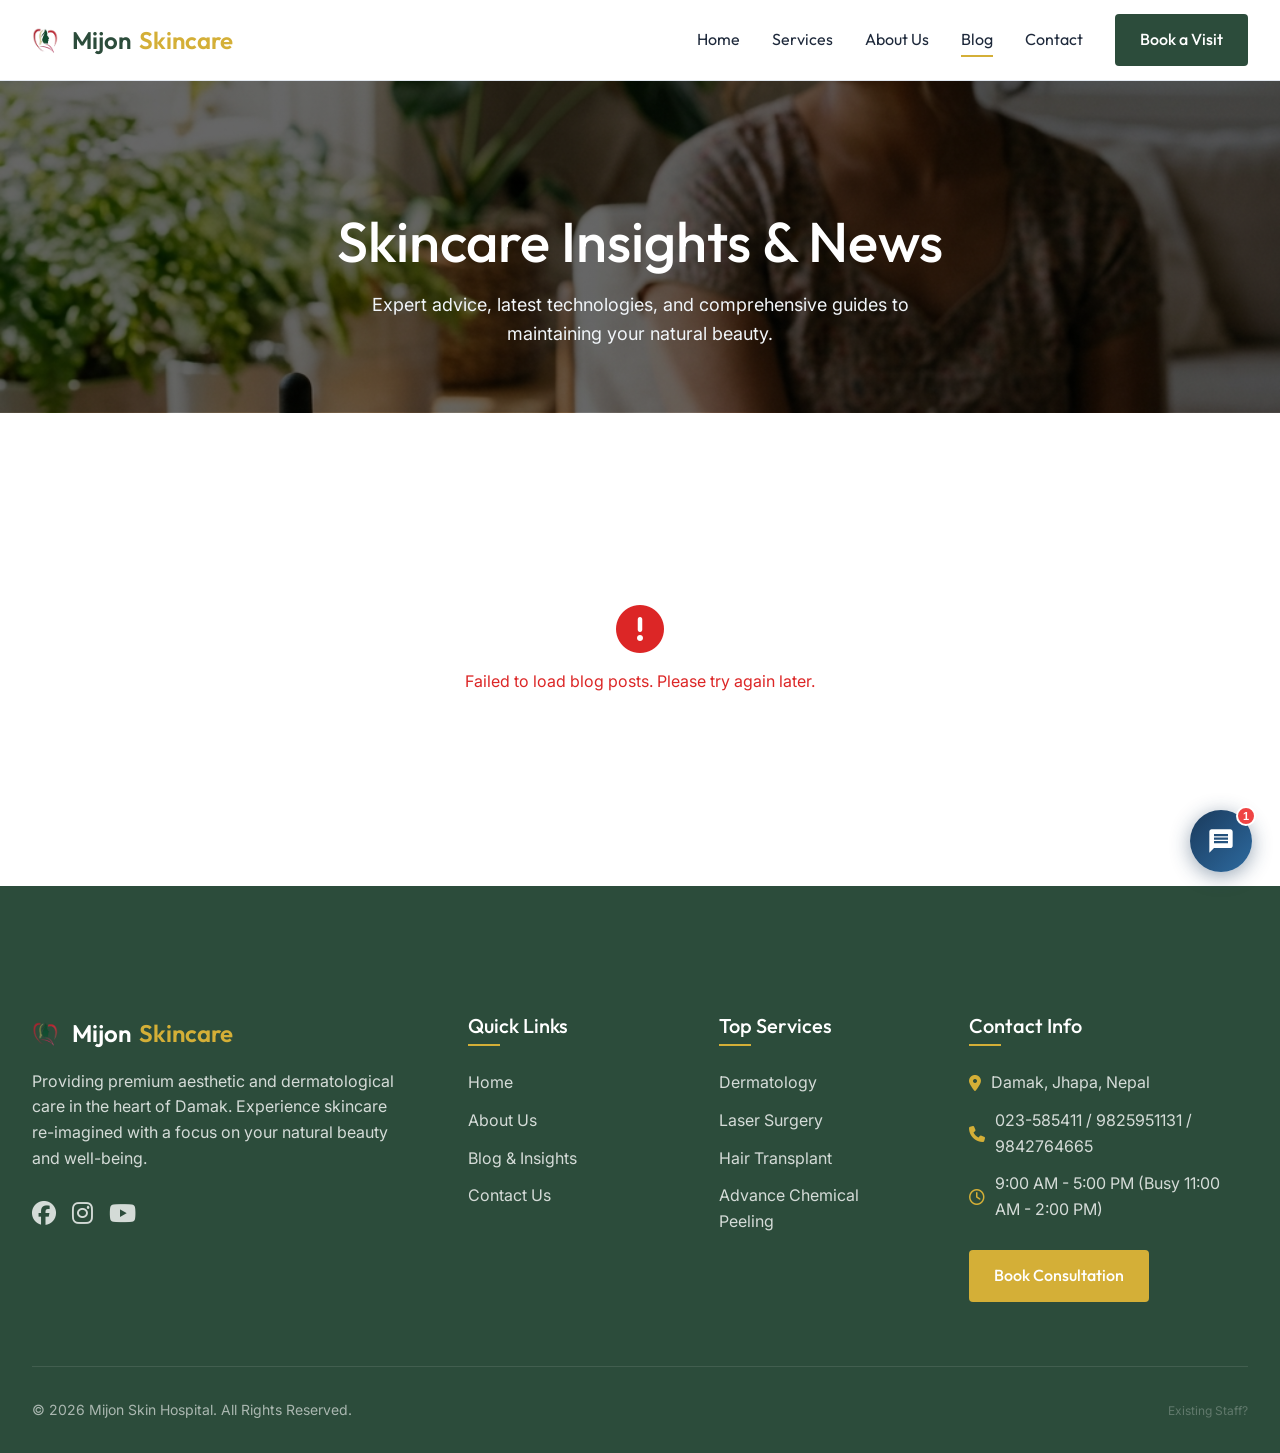
<file: blog.html>
<!DOCTYPE html>
<html lang="en">
<head>
    <meta charset="UTF-8">
    <meta name="viewport" content="width=device-width, initial-scale=1.0">
    <title>Skincare Blog & Insights - Mijon Skin Hospital | Dermatology News</title>
    <meta name="description" content="Read our latest insights on dermatology, laser treatments, anti-aging, and maintaining optimal skin health. Authored by the best dermatologists in Damak, Jhapa.">
    <meta name="keywords" content="Mijon clinic blog, skincare tips, dermatology news Nepal, acne advice, anti-aging secrets, laser aftercare, Mijon Skin Clinic, Mijon Skin Hospital, Mijon Skin & Plastic Surgery Hospital, best skin hospital in Damak, top dermatologist in Jhapa, skincare clinic near me, Birtamode dermatologist, Urlabari skin care, Koshi Province skin hospital, free skin consultation Damak, best plastic surgeon Nepal, cosmetic surgeon Jhapa, laser hair removal near me, laser surgery, acne treatment clinic, pimple marks removal, acne scars laser, eczema treatment, allergy doctor, fungal infection cure, psoriasis treatment near me, best clinic for melasma, pigmentation removal, dark spot treatment Damak, anti-aging clinic, wrinkle treatment, botox injections Damak, dermal fillers near me, advance chemical peeling clinic, glycolic peel, salicylic peel, carbon laser facial, carbon peeling Damak, Hollywood facial, advance skin cleansing, hydrafacial near me, deep pore cleansing, PRF therapy, PRP treatment for hair loss, hair transplant surgery Nepal, best hair transplant clinic Jhapa, scalp treatment, cosmetic expert consultation, aesthetician Damak, microneedling, skin rejuvenation, glowing skin treatment, mole removal clinic, wart removal, birth mark removal laser, skin whitening treatment, safe skin care hospital, experienced skin specialist Damak, Nepal skin care">
    <meta name="author" content="Mijon Skin Hospital">
    
    <!-- Geo Location Tags -->
    <meta name="geo.region" content="NP-1">
    <meta name="geo.placename" content="Damak">
    <meta name="geo.position" content="26.6644;87.6766">
    <meta name="ICBM" content="26.6644, 87.6766">

    <!-- Open Graph & Social Cards -->
    <link rel="canonical" href="https://mijonskinhospital.com/blog.html">
    <meta name="robots" content="index, follow">
    <meta property="og:title" content="Skincare Blog & Insights - Mijon Skin Hospital | Dermatology News">
    <meta property="og:site_name" content="Mijon Skin Hospital - Best skin hospital in Damak, Jhapa">
    <meta property="og:description" content="Read our latest insights on dermatology, laser treatments, anti-aging, and maintaining optimal skin health.">
    <meta property="og:image" content="https://mijonskinhospital.com/images/favicon.png">
    <meta property="og:url" content="https://mijonskinhospital.com/blog.html">
    <meta property="og:type" content="website">
    <meta property="og:locality" content="Damak">
    <meta property="og:region" content="Jhapa">
    <meta property="og:country-name" content="Nepal">
    <meta name="twitter:card" content="summary_large_image">
    <meta name="twitter:title" content="Skincare Blog & Insights - Mijon Skin Hospital">
    <meta name="twitter:description" content="Read our latest insights on dermatology, laser treatments, anti-aging, and maintaining optimal skin health.">
    <meta name="twitter:image" content="https://mijonskinhospital.com/images/favicon.png">

    <!-- Structured Data (JSON-LD) for Local SEO -->
    <script type="application/ld+json">
    {
      "@context": "https://schema.org",
      "@type": "MedicalClinic",
      "name": "Mijon Skin & Plastic Surgery Hospital Pvt. Ltd.",
      "alternateName": "Mijon Skin Hospital",
      "image": "https://mijonskinhospital.com/images/favicon.png",
      "@id": "https://mijonskinhospital.com",
      "url": "https://mijonskinhospital.com",
      "telephone": "+9779825951131",
      "address": {
        "@type": "PostalAddress",
        "streetAddress": "Main Road",
        "addressLocality": "Damak",
        "addressRegion": "Jhapa",
        "postalCode": "57217",
        "addressCountry": "NP"
      },
      "geo": {
        "@type": "GeoCoordinates",
        "latitude": 26.6644,
        "longitude": 87.6766
      },
      "openingHoursSpecification": {
        "@type": "OpeningHoursSpecification",
        "dayOfWeek": [
          "Monday", "Tuesday", "Wednesday", "Thursday", "Friday", "Saturday", "Sunday"
        ],
        "opens": "09:00",
        "closes": "17:00"
      },
      "medicalSpecialty": [
        "Dermatologic",
        "PlasticSurgery"
      ]
    }
    </script>
    <link rel="icon" type="image/png" href="images/favicon.png">
    <link rel="preconnect" href="https://fonts.googleapis.com">
    <link rel="preconnect" href="https://fonts.gstatic.com" crossorigin>
    <link href="https://fonts.googleapis.com/css2?family=Inter:wght@300;400;500;600&family=Outfit:wght@300;400;500;600;700&display=swap" rel="stylesheet">
    <link rel="stylesheet" href="https://cdnjs.cloudflare.com/ajax/libs/font-awesome/6.4.0/css/all.min.css">
    <link rel="stylesheet" href="css/style.css">
    <style>
        .blog-post {
            background: var(--color-white);
            border-radius: 12px;
            overflow: hidden;
            box-shadow: var(--shadow-md);
            margin-bottom: var(--space-xl);
            display: flex;
            flex-direction: column;
            border: 1px solid var(--color-border);
        }
        @media (min-width: 1024px) {
            .blog-post {
                flex-direction: row;
            }
            .blog-post.reverse {
                flex-direction: row-reverse;
            }
        }
        .blog-img-wrapper {
            width: 100%;
            height: 300px;
            overflow: hidden !important; 
            display: flex;
            align-items: center;
            justify-content: center;
            background: #000;
            position: relative;
        }
        @media (min-width: 1024px) {
            .blog-img-wrapper {
                width: 45%;
                height: auto;
                min-height: 400px;
            }
        }
        .blog-img {
            width: 100%;
            height: 100%;
            object-fit: cover;
        }
        .blog-img-wrapper iframe, 
        .blog-img-wrapper blockquote, 
        .blog-img-wrapper video {
            width: 100% !important;
            height: 100% !important;
            min-height: 400px;
            border: none;
            margin: 0 !important;
            display: block;
        }
        /* Specific height for TikTok to avoid letterboxing */
        .blog-img-wrapper iframe[src*="tiktok.com"] {
            min-height: 580px;
        }
        .blog-content {
            padding: 2.5rem;
            width: 100%;
        }
        @media (min-width: 1024px) {
            .blog-content {
                width: 55%;
                display: flex;
                flex-direction: column;
                justify-content: center;
            }
        }
        .blog-meta {
            display: flex;
            gap: 1.5rem;
            color: var(--color-text-muted);
            font-size: 0.9rem;
            margin-bottom: 1rem;
            text-transform: uppercase;
            letter-spacing: 1px;
            font-weight: 500;
        }
        .blog-title {
            font-size: 2rem;
            color: var(--color-primary);
            margin-bottom: 1.5rem;
            line-height: 1.3;
        }
        .blog-text p {
            margin-bottom: 1rem;
            color: var(--color-text-dark);
            line-height: 1.8;
        }
        .blog-text h3 {
            font-size: 1.3rem;
            color: var(--color-primary);
            margin-top: 2rem;
            margin-bottom: 1rem;
        }
        .blog-text ul {
            list-style: disc;
            padding-left: 2rem;
            margin-bottom: 1rem;
            color: var(--color-text-dark);
        }
        .blog-text li {
            margin-bottom: 0.5rem;
        }
    </style>
</head>
<body>
    <!-- Header Navigation -->
    <header class="header">
        <div class="container nav flex items-center justify-between">
            <a href="index.html" class="logo">
                <img src="images/favicon.png" alt="Mijon logo" class="logo-icon"> Mijon <span>Skincare</span>
            </a>
            <nav class="nav-links">
                <a href="index.html" class="nav-link">Home</a>
                <a href="services.html" class="nav-link">Services</a>
                <a href="about.html" class="nav-link">About Us</a>
                <a href="blog.html" class="nav-link active">Blog</a>
                <a href="contact.html" class="nav-link">Contact</a>
                <a href="book.html" class="btn btn-primary">Book a Visit</a>
            </nav>
            <button class="mobile-menu-btn" aria-label="Toggle menu">
                <i class="fa-solid fa-bars fa-xl"></i>
            </button>
        </div>
    </header>

    <!-- Mobile Menu -->
    <div class="mobile-menu">
        <a href="index.html" class="nav-link">Home</a>
        <a href="services.html" class="nav-link">Services</a>
        <a href="about.html" class="nav-link">About Us</a>
        <a href="blog.html" class="nav-link active">Blog</a>
        <a href="contact.html" class="nav-link">Contact</a>
        <a href="book.html" class="btn btn-primary" style="text-align: center;">Book a Visit</a>
    </div>

    <!-- Main Content -->
    <main>
        <div class="header-spacer"></div>
        
        <section class="page-header" style="background-image: linear-gradient(rgba(0,0,0,0.6), rgba(0,0,0,0.6)), url('images/blog_header_1775591607923.png'); background-size: cover; background-position: center; border-bottom: none;">
            <div class="container animate-on-scroll fade-in-up">
                <h1 style="color: white;">Skincare Insights & News</h1>
                <p style="color: #f1f5f9;">Expert advice, latest technologies, and comprehensive guides to maintaining your natural beauty.</p>
            </div>
        </section>

        <section class="section">
            <div class="container">
                
                <div id="blog-container">
                    <div style="text-align: center; padding: 4rem;">
                        <i class="fa-solid fa-circle-notch fa-spin" style="font-size: 3rem; color: var(--color-accent); margin-bottom: 1rem;"></i>
                        <p style="color: var(--color-text-muted);">Loading latest insights...</p>
                    </div>
                </div>

            </div>
        </section>
    </main>

    <!-- Global Footer -->
    <footer class="footer">
        <!-- Exact same global footer -->
        <div class="container">
            <div class="footer-grid">
                <div class="footer-col">
                    <a href="index.html" class="logo" style="color: white; margin-bottom: 1rem; display: inline-flex;">
                        <img src="images/favicon.png" alt="Mijon logo" class="logo-icon"> Mijon <span style="color: var(--color-accent);">Skincare</span>
                    </a>
                    <p>Providing premium aesthetic and dermatological care in the heart of Damak. Experience skincare re-imagined with a focus on your natural beauty and well-being.</p>
                    <div class="flex gap-sm" style="margin-top: 1.5rem;">
                        <a href="#" style="font-size: 1.5rem; color: rgba(255,255,255,0.8);"><i class="fa-brands fa-facebook"></i></a>
                        <a href="#" style="font-size: 1.5rem; color: rgba(255,255,255,0.8);"><i class="fa-brands fa-instagram"></i></a>
                        <a href="#" style="font-size: 1.5rem; color: rgba(255,255,255,0.8);"><i class="fa-brands fa-youtube"></i></a>
                    </div>
                </div>
                
                <div class="footer-col">
                    <h4>Quick Links</h4>
                    <ul class="footer-links">
                        <li><a href="index.html">Home</a></li>
                        <li><a href="about.html">About Us</a></li>
                        <li><a href="blog.html">Blog & Insights</a></li>
                        <li><a href="contact.html">Contact Us</a></li>
                    </ul>
                </div>
                
                <div class="footer-col">
                    <h4>Top Services</h4>
                    <ul class="footer-links">
                        <li><a href="services.html">Dermatology</a></li>
                        <li><a href="services.html">Laser Surgery</a></li>
                        <li><a href="services.html">Hair Transplant</a></li>
                        <li><a href="services.html">Advance Chemical Peeling</a></li>
                    </ul>
                </div>
                
                <div class="footer-col">
                    <h4>Contact Info</h4>
                    <ul class="footer-links">
                        <li style="display: flex; gap: 10px; color: rgba(255,255,255,0.8); align-items: flex-start;">
                            <i class="fa-solid fa-location-dot" style="margin-top: 5px; color: var(--color-accent);"></i>
                            Damak, Jhapa, Nepal
                        </li>
                        <li style="display: flex; gap: 10px; color: rgba(255,255,255,0.8); align-items: center;">
                            <i class="fa-solid fa-phone" style="color: var(--color-accent);"></i>
                            023-585411 / 9825951131 / 9842764665
                        </li>
                        <li style="display: flex; gap: 10px; color: rgba(255,255,255,0.8); align-items: center;">
                            <i class="fa-regular fa-clock" style="color: var(--color-accent);"></i>
                            9:00 AM - 5:00 PM (Busy 11:00 AM - 2:00 PM)
                        </li>
                    </ul>
                    <a href="book.html" class="btn btn-accent" style="margin-top: 1rem;">Book Consultation</a>
                </div>
            </div>
            
            <div class="footer-bottom" style="display: flex; justify-content: space-between; align-items: center;">
                <p>&copy; 2026 Mijon Skin Hospital. All Rights Reserved.</p>
                <a href="admin.php" style="color: rgba(255,255,255,0.25); font-size: 0.75rem; text-decoration: none; transition: color 0.3s;">Existing Staff?</a>
            </div>
        </div>
    </footer>

    <!-- Scripts -->
    <script src="js/main.js"></script>
    <script>
        document.addEventListener('DOMContentLoaded', async () => {
            const container = document.getElementById('blog-container');
            
            try {
                const response = await fetch('api/get_blogs.php');
                if (!response.ok) throw new Error('Network response was not ok');
                const blogs = await response.json();
                
                if (blogs.length === 0) {
                    container.innerHTML = '<div style="text-align: center; padding: 4rem; color: var(--color-text-muted);"><i class="fa-solid fa-newspaper" style="font-size: 3rem; color: #D1D5DB; margin-bottom: 1rem; display:block;"></i>No blog posts available yet.</div>';
                    return;
                }

                container.innerHTML = '';
                
                blogs.forEach((blog, index) => {
                    const article = document.createElement('article');
                    article.className = `blog-post animate-on-scroll fade-in-up ${blog.reverse ? 'reverse' : ''}`;
                    // Trigger animation manually since they are added dynamically
                    setTimeout(() => article.classList.add('visible'), 50 * index);

                    let mediaHtml = '';
                    if (blog.mediaType === 'embed') {
                        mediaHtml = blog.image;
                    } else if (blog.mediaType === 'video') {
                        mediaHtml = `<video src="${blog.image}" class="blog-img" autoplay muted loop playsinline controls style="object-fit:cover;"></video>`;
                    } else {
                        mediaHtml = `<img src="${blog.image}" class="blog-img" alt="${blog.title}">`;
                    }
                    
                    // Enhancement for embedded media (TikTok/YouTube)
                    if (blog.mediaType === 'embed') {
                        // Force scrolling="no" for clean glassmorphism integration
                        if (!mediaHtml.includes('scrolling=')) {
                            mediaHtml = mediaHtml.replace('<iframe', '<iframe scrolling="no"');
                        }
                        // Force TikTok looping and autoplay parameters for older existing posts
                        if (mediaHtml.includes('tiktok.com/')) {
                            // Convert embed/v2 to player/v1 if present
                            mediaHtml = mediaHtml.replace('tiktok.com/embed/v2/', 'tiktok.com/player/v1/');
                            
                            if (!mediaHtml.includes('loop=1')) {
                                // Handle both cases: with and without existing query parameters
                                if (mediaHtml.includes('?')) {
                                    mediaHtml = mediaHtml.replace(/\?/, '?loop=1&autoplay=1&muted=1&rel=0&');
                                } else {
                                    mediaHtml = mediaHtml.replace(/"$/, '?loop=1&autoplay=1&muted=1&rel=0"');
                                }
                            }
                        }
                    }

                    article.innerHTML = `
                        <div class="blog-img-wrapper">
                            ${mediaHtml}
                        </div>
                        <div class="blog-content">
                            <div class="blog-meta">
                                <span><i class="fa-regular fa-calendar" style="color: var(--color-accent); margin-right: 5px;"></i> ${blog.date}</span>
                                <span><i class="fa-solid fa-tag" style="color: var(--color-accent); margin-right: 5px;"></i> ${blog.tag}</span>
                            </div>
                            <h2 class="blog-title">${blog.title}</h2>
                            <div class="blog-text">
                                ${blog.content}
                            </div>
                        </div>
                    `;
                    container.appendChild(article);
                });
                
            } catch (error) {
                console.error('Error fetching blogs:', error);
                container.innerHTML = '<div style="text-align: center; padding: 4rem; color: #DC2626;"><i class="fa-solid fa-circle-exclamation" style="font-size: 3rem; margin-bottom: 1rem; display:block;"></i>Failed to load blog posts. Please try again later.</div>';
            }
        });
    </script>

    <!-- Chatbot Widget -->
    <link rel="stylesheet" href="css/chatbot.css">
    <script src="js/chatbot.js"></script>
</body>
</html>
</file>
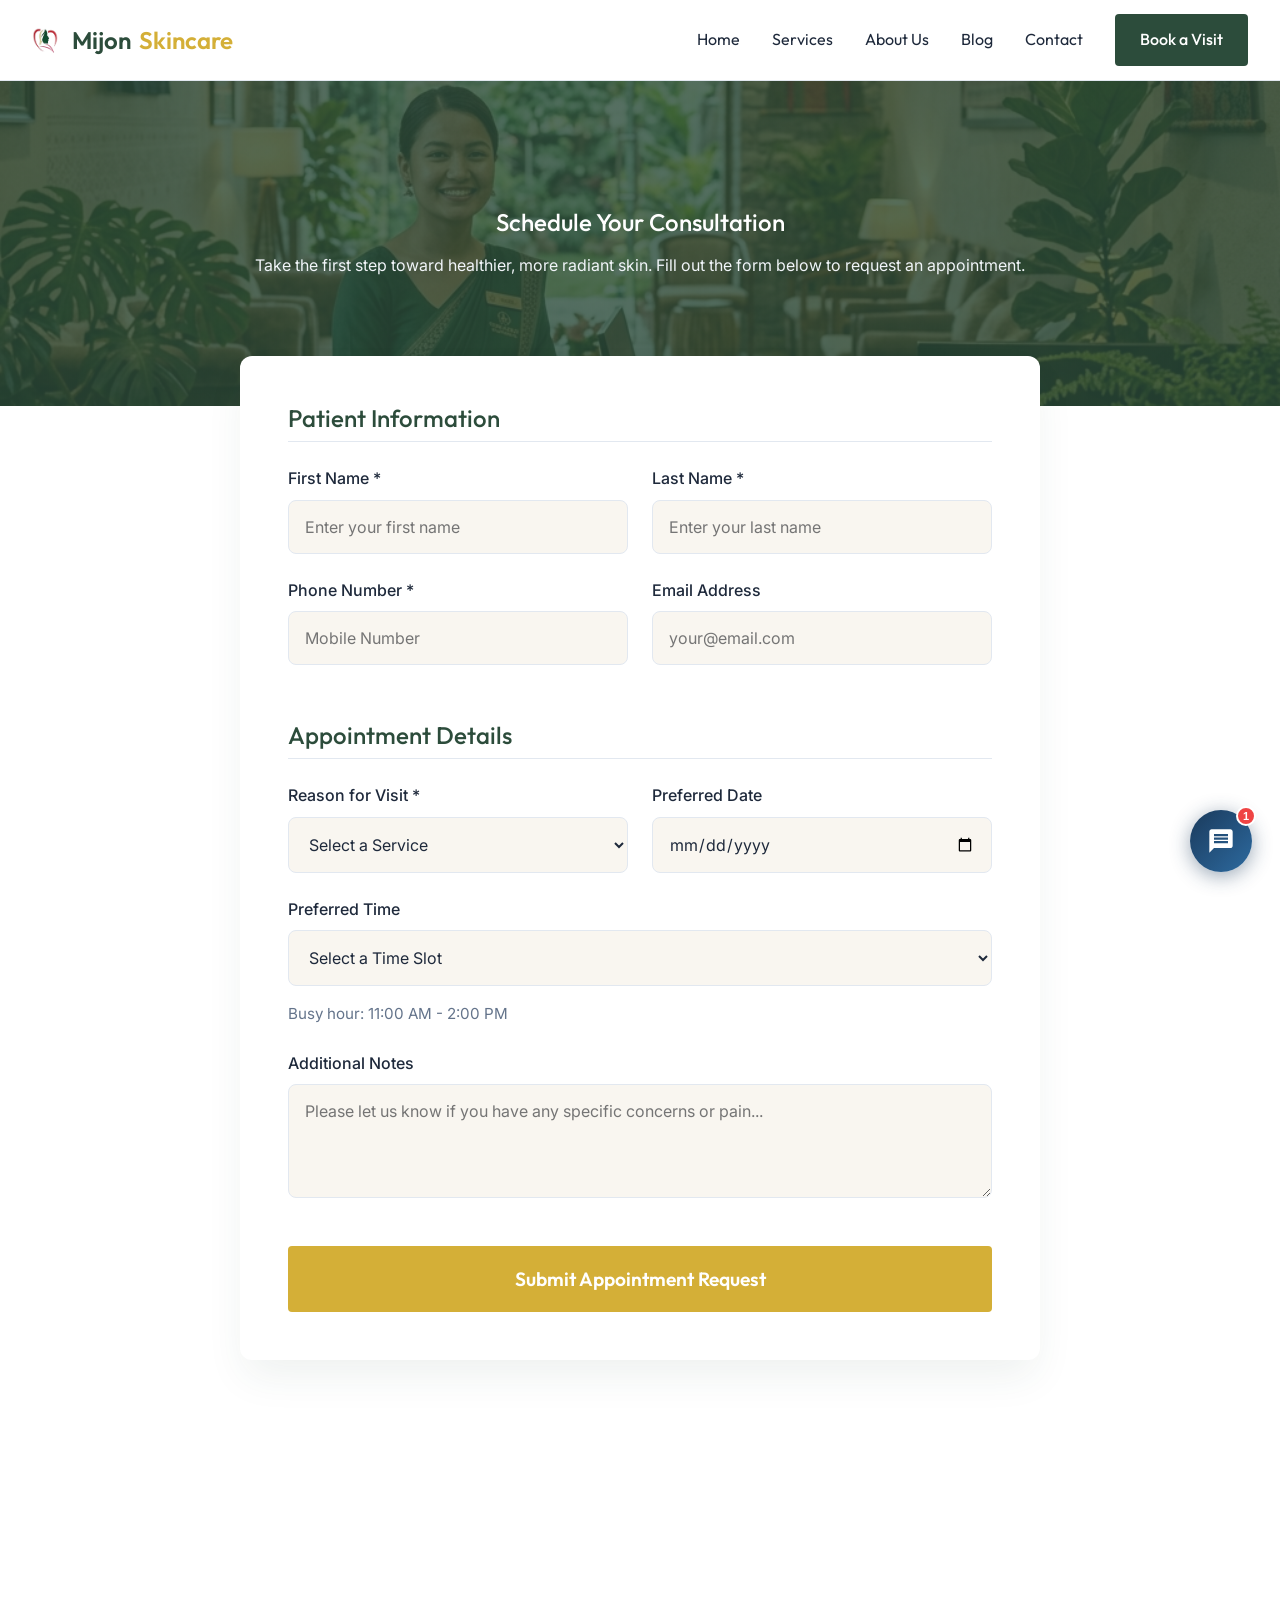
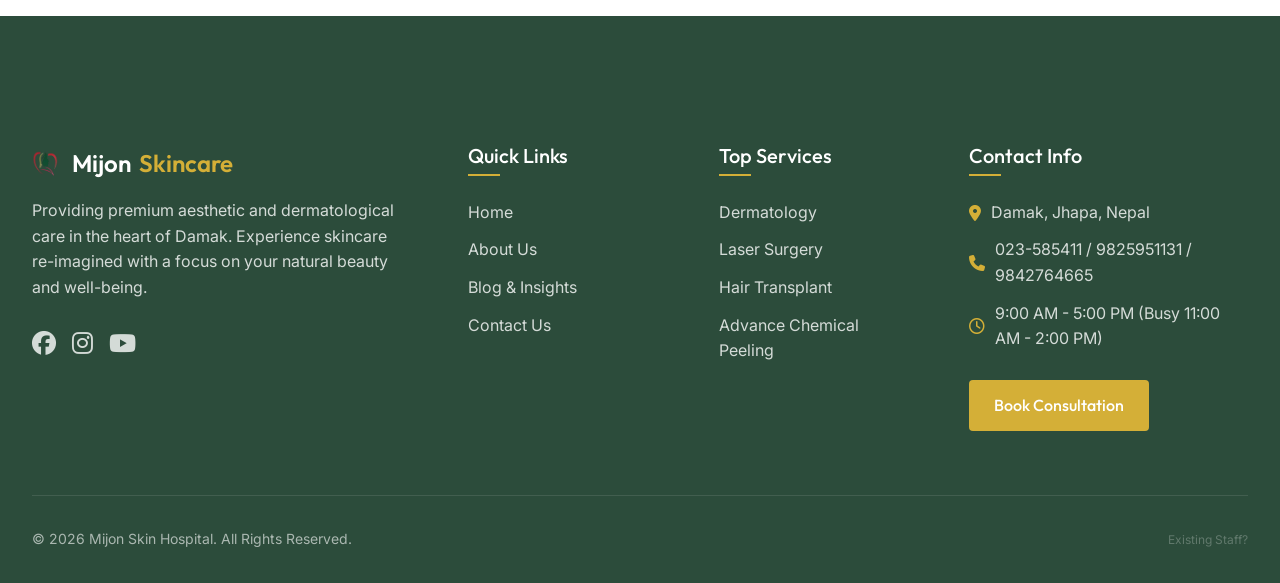
<file: book.html>
﻿<!DOCTYPE html>
<html lang="en">

<head>
    <meta charset="UTF-8">
    <meta name="viewport" content="width=device-width, initial-scale=1.0">
    <title>Book a Consultation - Mijon Skin Hospital | Best Skin Doctor Damak</title>
    <meta name="description" content="Schedule your aesthetic consultation, hair transplant, or dermatology appointment at Mijon Skin Hospital in Damak. Premium care by experienced specialists awaits you.">
    <meta name="keywords" content="book skin doctor Damak, schedule dermatology appointment, Mijon clinic booking, online appointment skin clinic Nepal, Mijon Skin Clinic, Mijon Skin Hospital, Mijon Skin & Plastic Surgery Hospital, best skin hospital in Damak, top dermatologist in Jhapa, skincare clinic near me, Birtamode dermatologist, Urlabari skin care, Koshi Province skin hospital, free skin consultation Damak, best plastic surgeon Nepal, cosmetic surgeon Jhapa, laser hair removal near me, laser surgery, acne treatment clinic, pimple marks removal, acne scars laser, eczema treatment, allergy doctor, fungal infection cure, psoriasis treatment near me, best clinic for melasma, pigmentation removal, dark spot treatment Damak, anti-aging clinic, wrinkle treatment, botox injections Damak, dermal fillers near me, advance chemical peeling clinic, glycolic peel, salicylic peel, carbon laser facial, carbon peeling Damak, Hollywood facial, advance skin cleansing, hydrafacial near me, deep pore cleansing, PRF therapy, PRP treatment for hair loss, hair transplant surgery Nepal, best hair transplant clinic Jhapa, scalp treatment, cosmetic expert consultation, aesthetician Damak, microneedling, skin rejuvenation, glowing skin treatment, mole removal clinic, wart removal, birth mark removal laser, skin whitening treatment, safe skin care hospital, experienced skin specialist Damak, Nepal skin care">
    <meta name="author" content="Mijon Skin Hospital">
    
    <!-- Geo Location Tags -->
    <meta name="geo.region" content="NP-1">
    <meta name="geo.placename" content="Damak">
    <meta name="geo.position" content="26.6644;87.6766">
    <meta name="ICBM" content="26.6644, 87.6766">

    <!-- Open Graph & Social Cards -->
    <link rel="canonical" href="https://mijonskinhospital.com/book.html">
    <meta name="robots" content="index, follow">
    <meta property="og:title" content="Book a Consultation - Mijon Skin Hospital | Best Skin Doctor Damak">
    <meta property="og:site_name" content="Mijon Skin Hospital - Best skin hospital in Damak, Jhapa">
    <meta property="og:description" content="Schedule your aesthetic consultation, hair transplant, or dermatology appointment at Mijon Skin Hospital in Damak.">
    <meta property="og:image" content="https://mijonskinhospital.com/images/favicon.png">
    <meta property="og:url" content="https://mijonskinhospital.com/book.html">
    <meta property="og:type" content="website">
    <meta property="og:locality" content="Damak">
    <meta property="og:region" content="Jhapa">
    <meta property="og:country-name" content="Nepal">
    <meta name="twitter:card" content="summary_large_image">
    <meta name="twitter:title" content="Book a Consultation - Mijon Skin Hospital">
    <meta name="twitter:description" content="Schedule your aesthetic consultation, hair transplant, or dermatology appointment at Mijon Skin Hospital in Damak.">
    <meta name="twitter:image" content="https://mijonskinhospital.com/images/favicon.png">

    <!-- Structured Data (JSON-LD) for Local SEO -->
    <script type="application/ld+json">
    {
      "@context": "https://schema.org",
      "@type": "MedicalClinic",
      "name": "Mijon Skin & Plastic Surgery Hospital Pvt. Ltd.",
      "alternateName": "Mijon Skin Hospital",
      "image": "https://mijonskinhospital.com/images/favicon.png",
      "@id": "https://mijonskinhospital.com",
      "url": "https://mijonskinhospital.com",
      "telephone": "+9779825951131",
      "address": {
        "@type": "PostalAddress",
        "streetAddress": "Main Road",
        "addressLocality": "Damak",
        "addressRegion": "Jhapa",
        "postalCode": "57217",
        "addressCountry": "NP"
      },
      "geo": {
        "@type": "GeoCoordinates",
        "latitude": 26.6644,
        "longitude": 87.6766
      },
      "openingHoursSpecification": {
        "@type": "OpeningHoursSpecification",
        "dayOfWeek": [
          "Monday", "Tuesday", "Wednesday", "Thursday", "Friday", "Saturday", "Sunday"
        ],
        "opens": "09:00",
        "closes": "17:00"
      },
      "medicalSpecialty": [
        "Dermatologic",
        "PlasticSurgery"
      ]
    }
    </script>
    <link rel="icon" type="image/png" href="images/favicon.png">
    <link rel="preconnect" href="https://fonts.googleapis.com">
    <link rel="preconnect" href="https://fonts.gstatic.com" crossorigin>
    <link
        href="https://fonts.googleapis.com/css2?family=Inter:wght@300;400;500;600&family=Outfit:wght@300;400;500;600;700&display=swap"
        rel="stylesheet">
    <link rel="stylesheet" href="https://cdnjs.cloudflare.com/ajax/libs/font-awesome/6.4.0/css/all.min.css">
    <link rel="stylesheet" href="css/style.css">
    <style>
        .booking-hero {
            background-color: var(--color-primary);
            color: var(--color-white);
            padding: var(--space-xl) 0;
            text-align: center;
        }

        .booking-hero h1 {
            color: var(--color-white);
        }

        .booking-hero p {
            color: rgba(255, 255, 255, 0.8);
        }

        .booking-container {
            max-width: 800px;
            margin: -50px auto var(--space-xl);
            background: var(--color-white);
            padding: 3rem;
            border-radius: 12px;
            box-shadow: var(--shadow-premium);
            position: relative;
            z-index: 10;
        }

        .form-group {
            margin-bottom: 1.5rem;
        }

        .form-label {
            display: block;
            margin-bottom: 0.5rem;
            color: var(--color-text-dark);
            font-weight: 500;
        }

        .form-control,
        .form-select {
            width: 100%;
            padding: 1rem;
            border: 1px solid var(--color-border);
            border-radius: 8px;
            font-family: inherit;
            font-size: 1rem;
            transition: all var(--transition-fast);
            background-color: var(--color-off-white);
            color: var(--color-text-dark);
        }

        .form-control:focus,
        .form-select:focus {
            outline: none;
            border-color: var(--color-primary);
            background-color: var(--color-white);
            box-shadow: 0 0 0 3px rgba(43, 108, 176, 0.1);
        }

        .form-row {
            display: grid;
            gap: 1.5rem;
            grid-template-columns: 1fr;
        }

        @media (min-width: 768px) {
            .form-row {
                grid-template-columns: 1fr 1fr;
            }
        }

        .success-message {
            display: none;
            background: #d1fae5;
            color: #065f46;
            padding: 1.5rem;
            border-radius: 8px;
            text-align: center;
            margin-bottom: 2rem;
            border: 1px solid #10b981;
        }
    </style>
</head>

<body>
    <!-- Header Navigation -->
    <header class="header">
        <div class="container nav flex items-center justify-between">
            <a href="index.html" class="logo">
                <img src="images/favicon.png" alt="Mijon logo" class="logo-icon"> Mijon <span>Skincare</span>
            </a>
            <nav class="nav-links">
                <a href="index.html" class="nav-link">Home</a>
                <a href="services.html" class="nav-link">Services</a>
                <a href="about.html" class="nav-link">About Us</a>
                <a href="blog.html" class="nav-link">Blog</a>
                <a href="contact.html" class="nav-link">Contact</a>
                <a href="book.html" class="btn btn-primary active">Book a Visit</a>
            </nav>
            <button class="mobile-menu-btn" aria-label="Toggle menu">
                <i class="fa-solid fa-bars fa-xl"></i>
            </button>
        </div>
    </header>

    <!-- Mobile Menu -->
    <div class="mobile-menu">
        <a href="index.html" class="nav-link">Home</a>
        <a href="services.html" class="nav-link">Services</a>
        <a href="about.html" class="nav-link">About Us</a>
        <a href="blog.html" class="nav-link">Blog</a>
        <a href="contact.html" class="nav-link">Contact</a>
        <a href="book.html" class="btn btn-primary" style="text-align: center;">Book a Visit</a>
    </div>

    <!-- Main Content -->
    <main>
        <div class="header-spacer"></div>

        <section class="booking-hero" style="background-image: linear-gradient(rgba(44, 76, 59, 0.8), rgba(44, 76, 59, 0.8)), url('images/book_header_1775591628092.png'); background-size: cover; background-position: center;">
            <div class="container animate-on-scroll fade-in-up">
                <h1 style="color: white;">Schedule Your Consultation</h1>
                <p style="color: #f1f5f9;">Take the first step toward healthier, more radiant skin. Fill out the form below to request an
                    appointment.</p>
            </div>
        </section>

        <section class="section" style="padding-top: 0;">
            <div class="container">
                <div class="booking-container animate-on-scroll fade-in-up delay-100">

                    <div id="successMessage" class="success-message">
                        <i class="fa-solid fa-circle-check fa-2xl" style="margin-bottom: 1rem;"></i>
                        <h3 style="margin-bottom: 0.5rem; color: #065f46;">Request Received!</h3>
                        <p>Thank you for booking with Mijon Skin Hospital. Our team will contact you shortly to
                            confirm your appointment time.</p>
                    </div>

                    <form id="bookingForm" action="save_contact.php" method="POST">
                        <input type="hidden" name="type" value="Booking">
                        <input type="hidden" name="return_url" value="book.html">
                        <h2
                            style="font-size: 1.5rem; color: var(--color-primary); margin-bottom: 1.5rem; border-bottom: 1px solid var(--color-border); padding-bottom: 0.5rem;">
                            Patient Information</h2>

                        <div class="form-row">
                            <div class="form-group">
                                <label class="form-label">First Name *</label>
                                <input type="text" name="first_name" class="form-control"
                                    placeholder="Enter your first name" required>
                            </div>
                            <div class="form-group">
                                <label class="form-label">Last Name *</label>
                                <input type="text" name="last_name" class="form-control"
                                    placeholder="Enter your last name" required>
                            </div>
                        </div>

                        <div class="form-row">
                            <div class="form-group">
                                <label class="form-label">Phone Number *</label>
                                <input type="tel" name="phone" class="form-control" placeholder="Mobile Number"
                                    required>
                            </div>
                            <div class="form-group">
                                <label class="form-label">Email Address</label>
                                <input type="email" name="email" class="form-control" placeholder="your@email.com">
                            </div>
                        </div>

                        <h2
                            style="font-size: 1.5rem; color: var(--color-primary); margin-bottom: 1.5rem; margin-top: 2rem; border-bottom: 1px solid var(--color-border); padding-bottom: 0.5rem;">
                            Appointment Details</h2>

                        <div class="form-row">
                            <div class="form-group">
                                <label class="form-label">Reason for Visit *</label>
                                <select class="form-select" name="service" required>
                                    <option value="" disabled selected>Select a Service</option>
                                    <option value="Dermatology">Dermatology</option>
                                    <option value="Cosmetology / Aesthetic">Cosmetology / Aesthetic</option>
                                    <option value="Plastic & Cosmetics Surgery">Plastic & Cosmetics Surgery</option>
                                    <option value="Hair Transplant">Hair Transplant</option>
                                    <option value="Laser Surgery">Laser Surgery</option>
                                    <option value="Advance Chemical Peeling">Advance Chemical Peeling</option>
                                    <option value="Carbon Laser Peeling / Facial">Carbon Laser Peeling / Facial</option>
                                    <option value="Advance Skin Cleansing">Advance Skin Cleansing</option>
                                    <option value="Advance Facial Treatment">Advance Facial Treatment</option>
                                    <option value="Other">Other</option>
                                </select>
                            </div>
                            <div class="form-group">
                                <label class="form-label">Preferred Date</label>
                                <input type="date" name="date" class="form-control">
                            </div>
                        </div>

                        <div class="form-group">
                            <label class="form-label">Preferred Time</label>
                            <select class="form-select" name="time">
                                <option value="" disabled selected>Select a Time Slot</option>
                                <option value="9:00 AM - 10:00 AM">9:00 AM - 10:00 AM</option>
                                <option value="10:00 AM - 11:00 AM">10:00 AM - 11:00 AM</option>
                                <option value="11:00 AM - 12:00 PM">11:00 AM - 12:00 PM</option>
                                <option value="12:00 PM - 1:00 PM">12:00 PM - 1:00 PM</option>
                                <option value="1:00 PM - 2:00 PM">1:00 PM - 2:00 PM</option>
                                <option value="2:00 PM - 3:00 PM">2:00 PM - 3:00 PM</option>
                                <option value="3:00 PM - 4:00 PM">3:00 PM - 4:00 PM</option>
                                <option value="4:00 PM - 5:00 PM">4:00 PM - 5:00 PM</option>
                                <option value="5:00 PM - 6:00 PM">5:00 PM - 6:00 PM</option>
                            </select>
                        </div>

                        <p class="text-muted" style="margin-top: -0.5rem; margin-bottom: 1.5rem; font-size: 0.95rem;">Busy hour: 11:00 AM - 2:00 PM</p>

                        <div class="form-group">
                            <label class="form-label">Additional Notes</label>
                            <textarea class="form-control" name="message" rows="4"
                                placeholder="Please let us know if you have any specific concerns or pain..."></textarea>
                        </div>

                        <button type="submit" class="btn btn-accent"
                            style="width: 100%; padding: 1.25rem; font-size: 1.2rem; margin-top: 1rem; font-weight: 600;">
                            Submit Appointment Request
                        </button>
                    </form>
                </div>
            </div>
        </section>
    </main>

    <!-- Global Footer -->
    <footer class="footer">
        <!-- Exact same global footer -->
        <div class="container">
            <div class="footer-grid">
                <div class="footer-col">
                    <a href="index.html" class="logo" style="color: white; margin-bottom: 1rem; display: inline-flex;">
                        <img src="images/favicon.png" alt="Mijon logo" class="logo-icon"> Mijon <span style="color: var(--color-accent);">Skincare</span>
                    </a>
                    <p>Providing premium aesthetic and dermatological care in the heart of Damak. Experience skincare
                        re-imagined with a focus on your natural beauty and well-being.</p>
                    <div class="flex gap-sm" style="margin-top: 1.5rem;">
                        <a href="#" style="font-size: 1.5rem; color: rgba(255,255,255,0.8);"><i
                                class="fa-brands fa-facebook"></i></a>
                        <a href="#" style="font-size: 1.5rem; color: rgba(255,255,255,0.8);"><i
                                class="fa-brands fa-instagram"></i></a>
                        <a href="#" style="font-size: 1.5rem; color: rgba(255,255,255,0.8);"><i
                                class="fa-brands fa-youtube"></i></a>
                    </div>
                </div>

                <div class="footer-col">
                    <h4>Quick Links</h4>
                    <ul class="footer-links">
                        <li><a href="index.html">Home</a></li>
                        <li><a href="about.html">About Us</a></li>
                        <li><a href="blog.html">Blog & Insights</a></li>
                        <li><a href="contact.html">Contact Us</a></li>
                    </ul>
                </div>

                <div class="footer-col">
                    <h4>Top Services</h4>
                    <ul class="footer-links">
                        <li><a href="services.html">Dermatology</a></li>
                        <li><a href="services.html">Laser Surgery</a></li>
                        <li><a href="services.html">Hair Transplant</a></li>
                        <li><a href="services.html">Advance Chemical Peeling</a></li>
                    </ul>
                </div>

                <div class="footer-col">
                    <h4>Contact Info</h4>
                    <ul class="footer-links">
                        <li style="display: flex; gap: 10px; color: rgba(255,255,255,0.8); align-items: flex-start;">
                            <i class="fa-solid fa-location-dot"
                                style="margin-top: 5px; color: var(--color-accent);"></i>
                            Damak, Jhapa, Nepal
                        </li>
                        <li style="display: flex; gap: 10px; color: rgba(255,255,255,0.8); align-items: center;">
                            <i class="fa-solid fa-phone" style="color: var(--color-accent);"></i>
                            023-585411 / 9825951131 / 9842764665
                        </li>
                        <li style="display: flex; gap: 10px; color: rgba(255,255,255,0.8); align-items: center;">
                            <i class="fa-regular fa-clock" style="color: var(--color-accent);"></i>
                            9:00 AM - 5:00 PM (Busy 11:00 AM - 2:00 PM)
                        </li>
                    </ul>
                    <a href="book.html" class="btn btn-accent" style="margin-top: 1rem;">Book Consultation</a>
                </div>
            </div>

            <div class="footer-bottom" style="display: flex; justify-content: space-between; align-items: center;">
                <p>&copy; 2026 Mijon Skin Hospital. All Rights Reserved.</p>
                <a href="admin.php" style="color: rgba(255,255,255,0.25); font-size: 0.75rem; text-decoration: none; transition: color 0.3s;">Existing Staff?</a>
            </div>
        </div>
    </footer>

    <!-- Scripts -->
    <script src="js/main.js"></script>
    <script>
        document.addEventListener('DOMContentLoaded', () => {
            const urlParams = new URLSearchParams(window.location.search);
            if (urlParams.get('success') === '1') {
                document.getElementById('bookingForm').style.display = 'none';
                document.getElementById('successMessage').style.display = 'block';
                window.scrollTo({ top: 0, behavior: 'smooth' });
            }
            
            // Rate limit error
            if (urlParams.get('error') === 'ratelimit') {
                const wait = urlParams.get('wait') || 5;
                const errorDiv = document.createElement('div');
                errorDiv.style.cssText = 'background: #fef2f2; color: #dc2626; padding: 1.5rem; border-radius: 8px; text-align: center; margin-bottom: 2rem; border: 1px solid #f87171; font-weight: 500;';
                errorDiv.innerHTML = '<i class="fa-solid fa-shield-halved" style="margin-right: 0.5rem;"></i> Too many submissions. Please wait <strong>' + wait + ' minute(s)</strong> before submitting again.';
                const form = document.getElementById('bookingForm');
                form.parentNode.insertBefore(errorDiv, form);
                window.scrollTo({ top: 0, behavior: 'smooth' });
            }
        });
    </script>

    <!-- Chatbot Widget -->
    <link rel="stylesheet" href="css/chatbot.css">
    <script src="js/chatbot.js"></script>
</body>

</html>
</file>
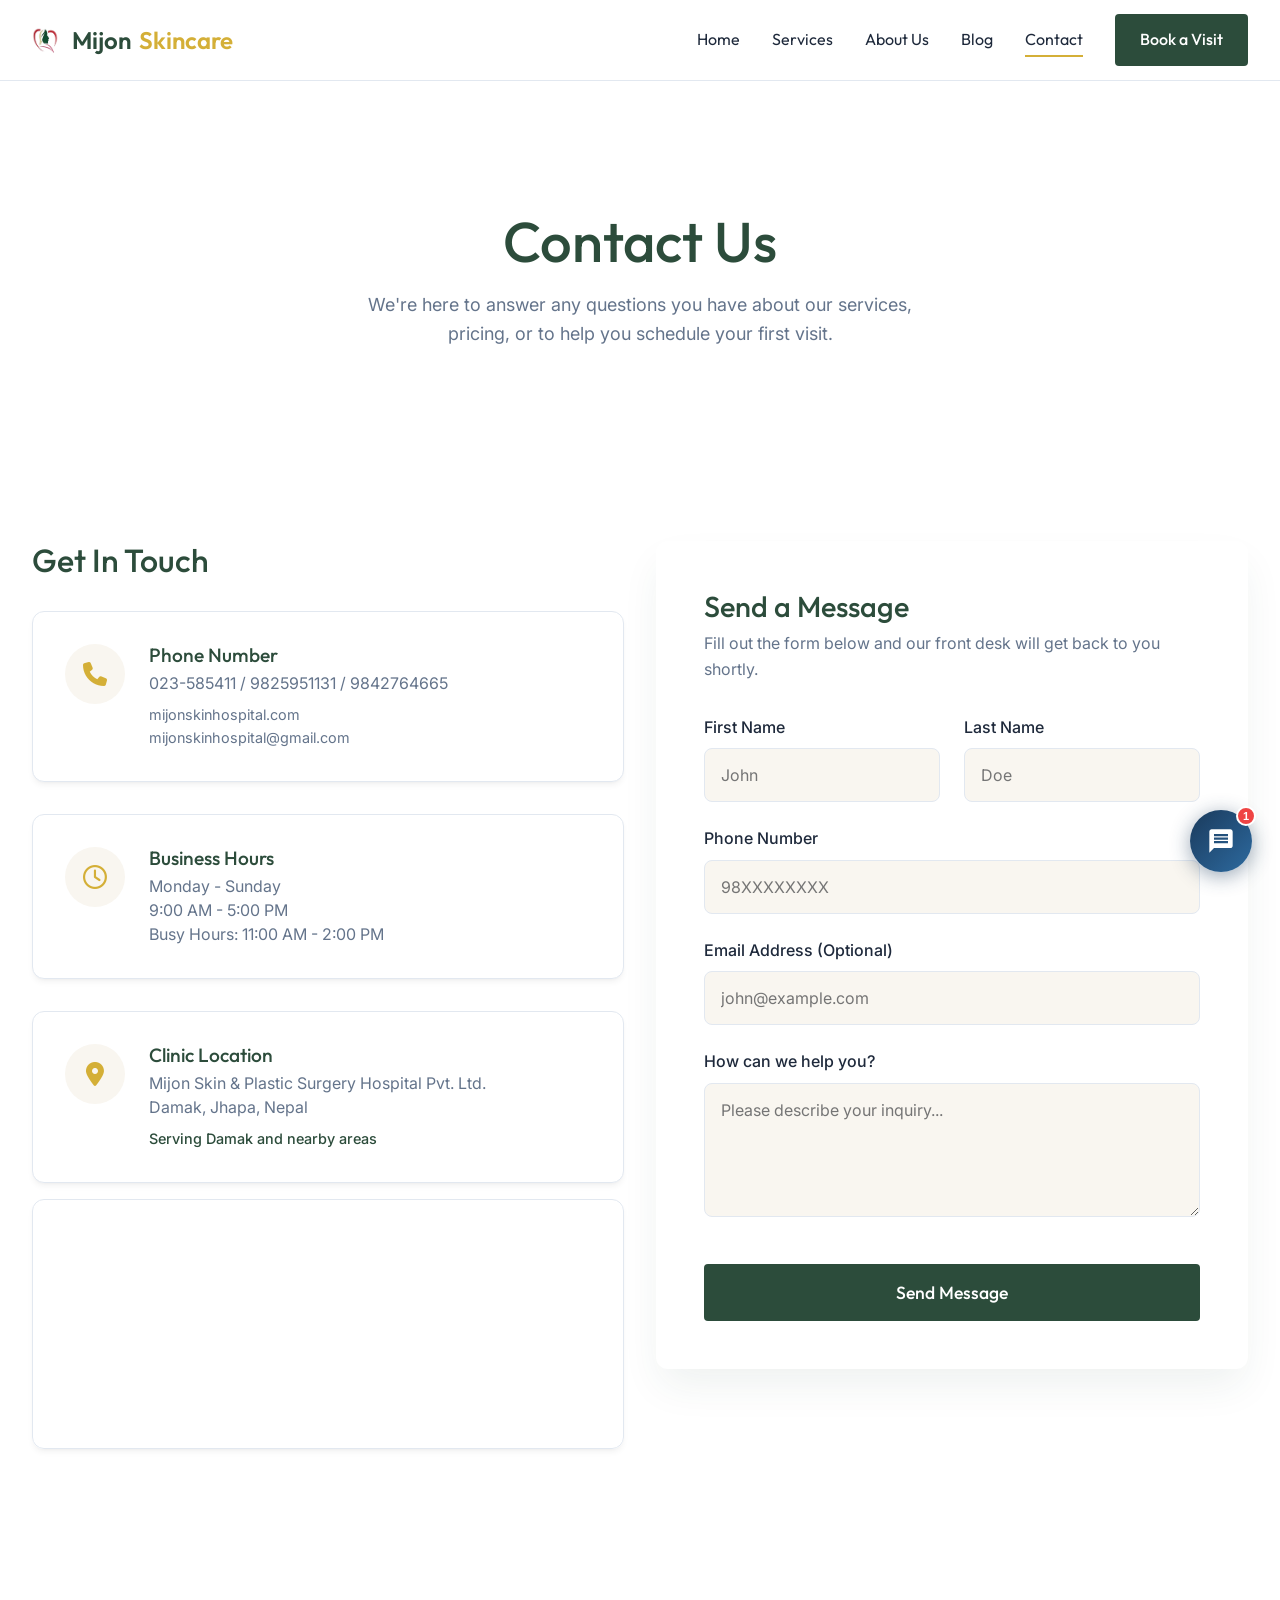
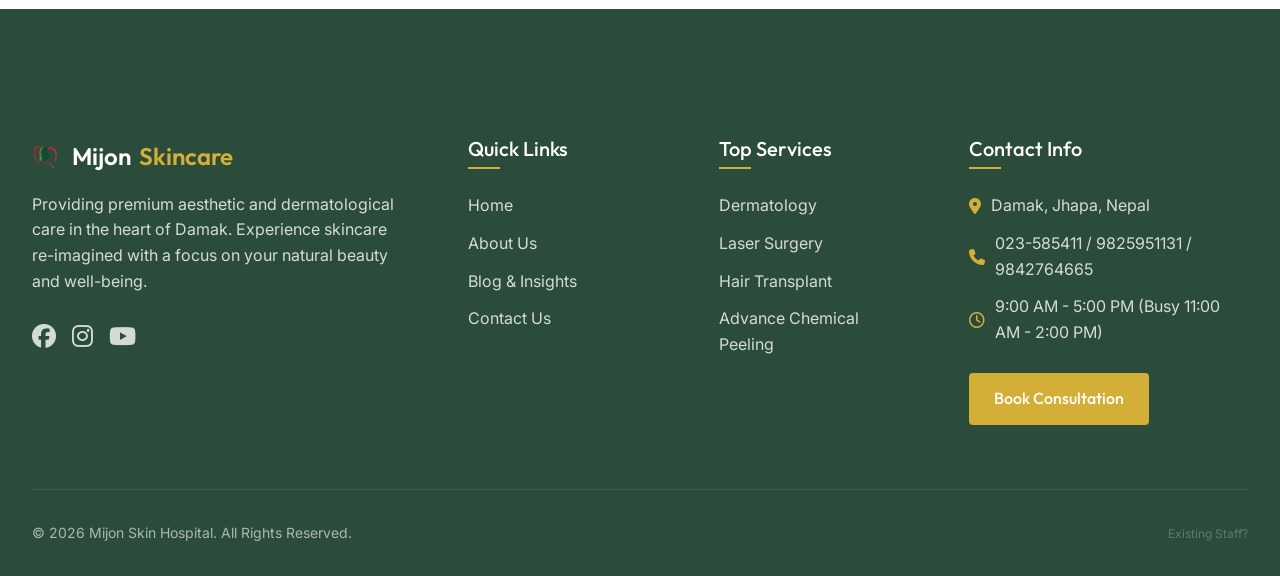
<file: contact.html>
﻿<!DOCTYPE html>
<html lang="en">

<head>
    <meta charset="UTF-8">
    <meta name="viewport" content="width=device-width, initial-scale=1.0">
    <title>Contact Us - Mijon Skin Hospital | Best Dermatologist in Damak</title>
    <meta name="description" content="Get in touch with Mijon Skin Hospital in Damak, Jhapa. Book your aesthetic consultation, hair transplant, or laser treatment. Call 023-585411 today.">
    <meta name="keywords" content="Contact Mijon Skin Hospital, book dermatology appointment Damak, clinic phone number, Jhapa skincare clinic address, schedule consultation, Mijon Skin Clinic, Mijon Skin Hospital, Mijon Skin & Plastic Surgery Hospital, best skin hospital in Damak, top dermatologist in Jhapa, skincare clinic near me, Birtamode dermatologist, Urlabari skin care, Koshi Province skin hospital, free skin consultation Damak, best plastic surgeon Nepal, cosmetic surgeon Jhapa, laser hair removal near me, laser surgery, acne treatment clinic, pimple marks removal, acne scars laser, eczema treatment, allergy doctor, fungal infection cure, psoriasis treatment near me, best clinic for melasma, pigmentation removal, dark spot treatment Damak, anti-aging clinic, wrinkle treatment, botox injections Damak, dermal fillers near me, advance chemical peeling clinic, glycolic peel, salicylic peel, carbon laser facial, carbon peeling Damak, Hollywood facial, advance skin cleansing, hydrafacial near me, deep pore cleansing, PRF therapy, PRP treatment for hair loss, hair transplant surgery Nepal, best hair transplant clinic Jhapa, scalp treatment, cosmetic expert consultation, aesthetician Damak, microneedling, skin rejuvenation, glowing skin treatment, mole removal clinic, wart removal, birth mark removal laser, skin whitening treatment, safe skin care hospital, experienced skin specialist Damak, Nepal skin care">
    <meta name="author" content="Mijon Skin Hospital">
    
    <!-- Geo Location Tags -->
    <meta name="geo.region" content="NP-1">
    <meta name="geo.placename" content="Damak">
    <meta name="geo.position" content="26.6644;87.6766">
    <meta name="ICBM" content="26.6644, 87.6766">

    <!-- Open Graph & Social Cards -->
    <link rel="canonical" href="https://mijonskinhospital.com/contact.html">
    <meta name="robots" content="index, follow">
    <meta property="og:title" content="Contact Us - Mijon Skin Hospital | Best Dermatologist in Damak">
    <meta property="og:site_name" content="Mijon Skin Hospital - Best skin hospital in Damak, Jhapa">
    <meta property="og:description" content="Get in touch with Mijon Skin Hospital in Damak, Jhapa. Book your aesthetic consultation, hair transplant, or laser treatment.">
    <meta property="og:image" content="https://mijonskinhospital.com/images/favicon.png">
    <meta property="og:url" content="https://mijonskinhospital.com/contact.html">
    <meta property="og:type" content="website">
    <meta property="og:locality" content="Damak">
    <meta property="og:region" content="Jhapa">
    <meta property="og:country-name" content="Nepal">
    <meta name="twitter:card" content="summary_large_image">
    <meta name="twitter:title" content="Contact Us - Mijon Skin Hospital">
    <meta name="twitter:description" content="Get in touch with Mijon Skin Hospital in Damak, Jhapa. Book your aesthetic consultation, hair transplant, or laser treatment.">
    <meta name="twitter:image" content="https://mijonskinhospital.com/images/favicon.png">

    <!-- Structured Data (JSON-LD) for Local SEO -->
    <script type="application/ld+json">
    {
      "@context": "https://schema.org",
      "@type": "MedicalClinic",
      "name": "Mijon Skin & Plastic Surgery Hospital Pvt. Ltd.",
      "alternateName": "Mijon Skin Hospital",
      "image": "https://mijonskinhospital.com/images/favicon.png",
      "@id": "https://mijonskinhospital.com",
      "url": "https://mijonskinhospital.com",
      "telephone": "+9779825951131",
      "address": {
        "@type": "PostalAddress",
        "streetAddress": "Main Road",
        "addressLocality": "Damak",
        "addressRegion": "Jhapa",
        "postalCode": "57217",
        "addressCountry": "NP"
      },
      "geo": {
        "@type": "GeoCoordinates",
        "latitude": 26.6644,
        "longitude": 87.6766
      },
      "openingHoursSpecification": {
        "@type": "OpeningHoursSpecification",
        "dayOfWeek": [
          "Monday", "Tuesday", "Wednesday", "Thursday", "Friday", "Saturday", "Sunday"
        ],
        "opens": "09:00",
        "closes": "17:00"
      },
      "medicalSpecialty": [
        "Dermatologic",
        "PlasticSurgery"
      ],
      "availableService": [
        {"@type": "MedicalTest", "name": "Laser Hair Removal"},
        {"@type": "MedicalTest", "name": "Hair Transplant"},
        {"@type": "MedicalTest", "name": "Carbon Laser Peeling"},
        {"@type": "MedicalTest", "name": "Acne Treatment"},
        {"@type": "MedicalTest", "name": "HydraFacial"}
      ]
    }
    </script>
    <link rel="icon" type="image/png" href="images/favicon.png">
    <link rel="preconnect" href="https://fonts.googleapis.com">
    <link rel="preconnect" href="https://fonts.gstatic.com" crossorigin>
    <link
        href="https://fonts.googleapis.com/css2?family=Inter:wght@300;400;500;600&family=Outfit:wght@300;400;500;600;700&display=swap"
        rel="stylesheet">
    <link rel="stylesheet" href="https://cdnjs.cloudflare.com/ajax/libs/font-awesome/6.4.0/css/all.min.css">
    <link rel="stylesheet" href="css/style.css">
    <style>
        .contact-info-card {
            background: var(--color-white);
            padding: 2rem;
            border-radius: 12px;
            box-shadow: var(--shadow-md);
            margin-bottom: 2rem;
            display: flex;
            align-items: flex-start;
            gap: 1.5rem;
            border: 1px solid var(--color-border);
            transition: all var(--transition-normal);
        }

        .contact-info-card:hover {
            box-shadow: var(--shadow-premium);
            border-color: var(--color-accent);
        }

        .contact-icon {
            width: 60px;
            height: 60px;
            background: var(--color-off-white);
            border-radius: 50%;
            display: flex;
            align-items: center;
            justify-content: center;
            color: var(--color-accent);
            font-size: 1.5rem;
            flex-shrink: 0;
        }

        .form-group {
            margin-bottom: 1.5rem;
        }

        .form-label {
            display: block;
            margin-bottom: 0.5rem;
            color: var(--color-text-dark);
            font-weight: 500;
        }

        .form-control {
            width: 100%;
            padding: 1rem;
            border: 1px solid var(--color-border);
            border-radius: 8px;
            font-family: inherit;
            font-size: 1rem;
            transition: border-color var(--transition-fast);
            background-color: var(--color-off-white);
        }

        .form-control:focus {
            outline: none;
            border-color: var(--color-primary);
            background-color: var(--color-white);
            box-shadow: 0 0 0 3px rgba(43, 108, 176, 0.1);
        }

        .contact-form {
            background: var(--color-white);
            padding: 3rem;
            border-radius: 12px;
            box-shadow: var(--shadow-premium);
        }
    </style>
</head>

<body>
    <!-- Header Navigation -->
    <!-- Same global header -->
    <header class="header">
        <div class="container nav flex items-center justify-between">
            <a href="index.html" class="logo">
                <img src="images/favicon.png" alt="Mijon logo" class="logo-icon"> Mijon <span>Skincare</span>
            </a>
            <nav class="nav-links">
                <a href="index.html" class="nav-link">Home</a>
                <a href="services.html" class="nav-link">Services</a>
                <a href="about.html" class="nav-link">About Us</a>
                <a href="blog.html" class="nav-link">Blog</a>
                <a href="contact.html" class="nav-link active">Contact</a>
                <a href="book.html" class="btn btn-primary">Book a Visit</a>
            </nav>
            <button class="mobile-menu-btn" aria-label="Toggle menu">
                <i class="fa-solid fa-bars fa-xl"></i>
            </button>
        </div>
    </header>

    <!-- Mobile Menu -->
    <div class="mobile-menu">
        <a href="index.html" class="nav-link">Home</a>
        <a href="services.html" class="nav-link">Services</a>
        <a href="about.html" class="nav-link">About Us</a>
        <a href="blog.html" class="nav-link">Blog</a>
        <a href="contact.html" class="nav-link active">Contact</a>
        <a href="book.html" class="btn btn-primary" style="text-align: center;">Book a Visit</a>
    </div>

    <main>
        <div class="header-spacer"></div>
        <section class="page-header"
            style="background: linear-gradient(rgba(255,255,255,0.9), rgba(255,255,255,0.9)), url('https://images.unsplash.com/photo-1516549655169-df83a0774514?q=80&w=2000&auto=format&fit=crop') center/cover;">
            <div class="container animate-on-scroll fade-in-up">
                <h1>Contact Us</h1>
                <p>We're here to answer any questions you have about our services, pricing, or to help you schedule your
                    first visit.</p>
            </div>
        </section>

        <section class="section">
            <div class="container grid grid-2 gap-xl">

                <!-- Contact Info -->
                <div class="animate-on-scroll fade-in-up">
                    <h2 style="font-size: 2rem; color: var(--color-primary); margin-bottom: 2rem;">Get In Touch</h2>

                    <a href="tel:+9779825951131" class="contact-info-card" style="text-decoration: none; color: inherit; cursor: pointer;">
                        <div class="contact-icon"><i class="fa-solid fa-phone"></i></div>
                        <div>
                            <h3 style="font-size: 1.2rem; color: var(--color-primary); margin-bottom: 0.25rem;">Phone
                                Number</h3>
                            <p class="text-muted" style="line-height: 1.5;">023-585411 / 9825951131 / 9842764665</p>
                            <p style="font-size: 0.9rem; margin-top: 0.5rem; color: var(--color-text-muted);">mijonskinhospital.com<br>mijonskinhospital@gmail.com</p>
                        </div>
                    </a>

                    <div class="contact-info-card delay-100">
                        <div class="contact-icon"><i class="fa-regular fa-clock"></i></div>
                        <div>
                            <h3 style="font-size: 1.2rem; color: var(--color-primary); margin-bottom: 0.25rem;">Business
                                Hours</h3>
                            <p class="text-muted" style="line-height: 1.5;">Monday - Sunday<br>9:00 AM - 5:00 PM<br>Busy Hours: 11:00 AM - 2:00 PM</p>
                        </div>
                    </div>

                    <div class="contact-info-card delay-200" style="margin-bottom: 1rem;">
                        <div class="contact-icon"><i class="fa-solid fa-location-dot"></i></div>
                        <div>
                            <h3 style="font-size: 1.2rem; color: var(--color-primary); margin-bottom: 0.25rem;">Clinic
                                Location</h3>
                            <p class="text-muted" style="line-height: 1.5;">Mijon Skin &amp; Plastic Surgery Hospital Pvt. Ltd.<br>Damak, Jhapa, Nepal</p>
                            <p
                                style="font-size: 0.9rem; margin-top: 0.5rem; color: var(--color-primary); font-weight: 500;">
                                Serving Damak and nearby areas</p>
                        </div>
                    </div>

                    <div class="delay-300" style="height: 250px; width: 100%; border-radius: 12px; overflow: hidden; border: 1px solid var(--color-border); box-shadow: var(--shadow-md); margin-bottom: 2rem;">
                        <iframe
                            src="https://maps.google.com/maps?q=Mijon%20Skin%20%26%20Plastic%20Surgery%20Hospital%20Damak%20Jhapa&t=&z=15&ie=UTF8&iwloc=&output=embed"
                            width="100%" height="100%" style="border:0;" allowfullscreen="" loading="lazy"
                            referrerpolicy="no-referrer-when-downgrade"></iframe>
                    </div>
                </div>

                <!-- Contact Form -->
                <div class="animate-on-scroll fade-in-up delay-100">
                    <div class="contact-form">
                        <h2 style="font-size: 1.8rem; color: var(--color-primary); margin-bottom: 0.5rem;">Send a
                            Message</h2>
                        <p class="text-muted" style="margin-bottom: 2rem;">Fill out the form below and our front desk
                            will get back to you shortly.</p>

                        <form action="save_contact.php" method="POST">
                            <input type="hidden" name="type" value="Contact">
                            <input type="hidden" name="return_url" value="contact.html">
                            <div class="grid grid-2"
                                style="gap: 1.5rem; display: grid; grid-template-columns: 1fr 1fr;">
                                <div class="form-group" style="margin-bottom: 0;">
                                    <label class="form-label">First Name</label>
                                    <input type="text" name="first_name" class="form-control" placeholder="John"
                                        required>
                                </div>
                                <div class="form-group" style="margin-bottom: 0;">
                                    <label class="form-label">Last Name</label>
                                    <input type="text" name="last_name" class="form-control" placeholder="Doe" required>
                                </div>
                            </div>

                            <div class="form-group" style="margin-top: 1.5rem;">
                                <label class="form-label">Phone Number</label>
                                <input type="tel" name="phone" class="form-control" placeholder="98XXXXXXXX" required>
                            </div>

                            <div class="form-group">
                                <label class="form-label">Email Address (Optional)</label>
                                <input type="email" name="email" class="form-control" placeholder="john@example.com">
                            </div>

                            <div class="form-group">
                                <label class="form-label">How can we help you?</label>
                                <textarea name="message" class="form-control" rows="5"
                                    placeholder="Please describe your inquiry..." required></textarea>
                            </div>

                            <button type="submit" class="btn btn-primary"
                                style="width: 100%; padding: 1rem; font-size: 1.1rem; margin-top: 1rem;">Send
                                Message</button>
                        </form>
                    </div>
                </div>
            </div>
        </section>


    </main>

    <!-- Global Footer -->
    <footer class="footer">
        <!-- Exact same global footer -->
        <div class="container">
            <div class="footer-grid">
                <div class="footer-col">
                    <a href="index.html" class="logo" style="color: white; margin-bottom: 1rem; display: inline-flex;">
                        <img src="images/favicon.png" alt="Mijon logo" class="logo-icon"> Mijon <span style="color: var(--color-accent);">Skincare</span>
                    </a>
                    <p>Providing premium aesthetic and dermatological care in the heart of Damak. Experience skincare
                        re-imagined with a focus on your natural beauty and well-being.</p>
                    <div class="flex gap-sm" style="margin-top: 1.5rem;">
                        <a href="#" style="font-size: 1.5rem; color: rgba(255,255,255,0.8);"><i
                                class="fa-brands fa-facebook"></i></a>
                        <a href="#" style="font-size: 1.5rem; color: rgba(255,255,255,0.8);"><i
                                class="fa-brands fa-instagram"></i></a>
                        <a href="#" style="font-size: 1.5rem; color: rgba(255,255,255,0.8);"><i
                                class="fa-brands fa-youtube"></i></a>
                    </div>
                </div>

                <div class="footer-col">
                    <h4>Quick Links</h4>
                    <ul class="footer-links">
                        <li><a href="index.html">Home</a></li>
                        <li><a href="about.html">About Us</a></li>
                        <li><a href="blog.html">Blog & Insights</a></li>
                        <li><a href="contact.html">Contact Us</a></li>
                    </ul>
                </div>

                <div class="footer-col">
                    <h4>Top Services</h4>
                    <ul class="footer-links">
                        <li><a href="services.html">Dermatology</a></li>
                        <li><a href="services.html">Laser Surgery</a></li>
                        <li><a href="services.html">Hair Transplant</a></li>
                        <li><a href="services.html">Advance Chemical Peeling</a></li>
                    </ul>
                </div>

                <div class="footer-col">
                    <h4>Contact Info</h4>
                    <ul class="footer-links">
                        <li style="display: flex; gap: 10px; color: rgba(255,255,255,0.8); align-items: flex-start;">
                            <i class="fa-solid fa-location-dot"
                                style="margin-top: 5px; color: var(--color-accent);"></i>
                            Damak, Jhapa, Nepal
                        </li>
                        <li style="display: flex; gap: 10px; color: rgba(255,255,255,0.8); align-items: center;">
                            <i class="fa-solid fa-phone" style="color: var(--color-accent);"></i>
                            023-585411 / 9825951131 / 9842764665
                        </li>
                        <li style="display: flex; gap: 10px; color: rgba(255,255,255,0.8); align-items: center;">
                            <i class="fa-regular fa-clock" style="color: var(--color-accent);"></i>
                            9:00 AM - 5:00 PM (Busy 11:00 AM - 2:00 PM)
                        </li>
                    </ul>
                    <a href="book.html" class="btn btn-accent" style="margin-top: 1rem;">Book Consultation</a>
                </div>
            </div>

            <div class="footer-bottom" style="display: flex; justify-content: space-between; align-items: center;">
                <p>&copy; 2026 Mijon Skin Hospital. All Rights Reserved.</p>
                <a href="admin.php" style="color: rgba(255,255,255,0.25); font-size: 0.75rem; text-decoration: none; transition: color 0.3s;">Existing Staff?</a>
            </div>
        </div>
    </footer>

    <!-- Scripts -->
    <script src="js/main.js"></script>
    <script>
        document.addEventListener('DOMContentLoaded', () => {
            const urlParams = new URLSearchParams(window.location.search);
            const form = document.querySelector('.contact-form');
            
            // Success
            if (urlParams.get('success') === '1') {
                const successDiv = document.createElement('div');
                successDiv.style.cssText = 'background: #d1fae5; color: #065f46; padding: 1.5rem; border-radius: 8px; text-align: center; margin-bottom: 2rem; border: 1px solid #10b981; font-weight: 500;';
                successDiv.innerHTML = '<i class="fa-solid fa-circle-check" style="margin-right: 0.5rem;"></i> Your message has been sent successfully! We will get back to you shortly.';
                form.insertBefore(successDiv, form.firstChild);
                window.scrollTo({ top: form.offsetTop - 100, behavior: 'smooth' });
            }
            
            // Rate limit error
            if (urlParams.get('error') === 'ratelimit') {
                const wait = urlParams.get('wait') || 5;
                const errorDiv = document.createElement('div');
                errorDiv.style.cssText = 'background: #fef2f2; color: #dc2626; padding: 1.5rem; border-radius: 8px; text-align: center; margin-bottom: 2rem; border: 1px solid #f87171; font-weight: 500;';
                errorDiv.innerHTML = '<i class="fa-solid fa-shield-halved" style="margin-right: 0.5rem;"></i> Too many submissions. Please wait <strong>' + wait + ' minute(s)</strong> before submitting again.';
                form.insertBefore(errorDiv, form.firstChild);
                window.scrollTo({ top: form.offsetTop - 100, behavior: 'smooth' });
            }
        });
    </script>

    <!-- Chatbot Widget -->
    <link rel="stylesheet" href="css/chatbot.css">
    <script src="js/chatbot.js"></script>
</body>

</html>
</file>
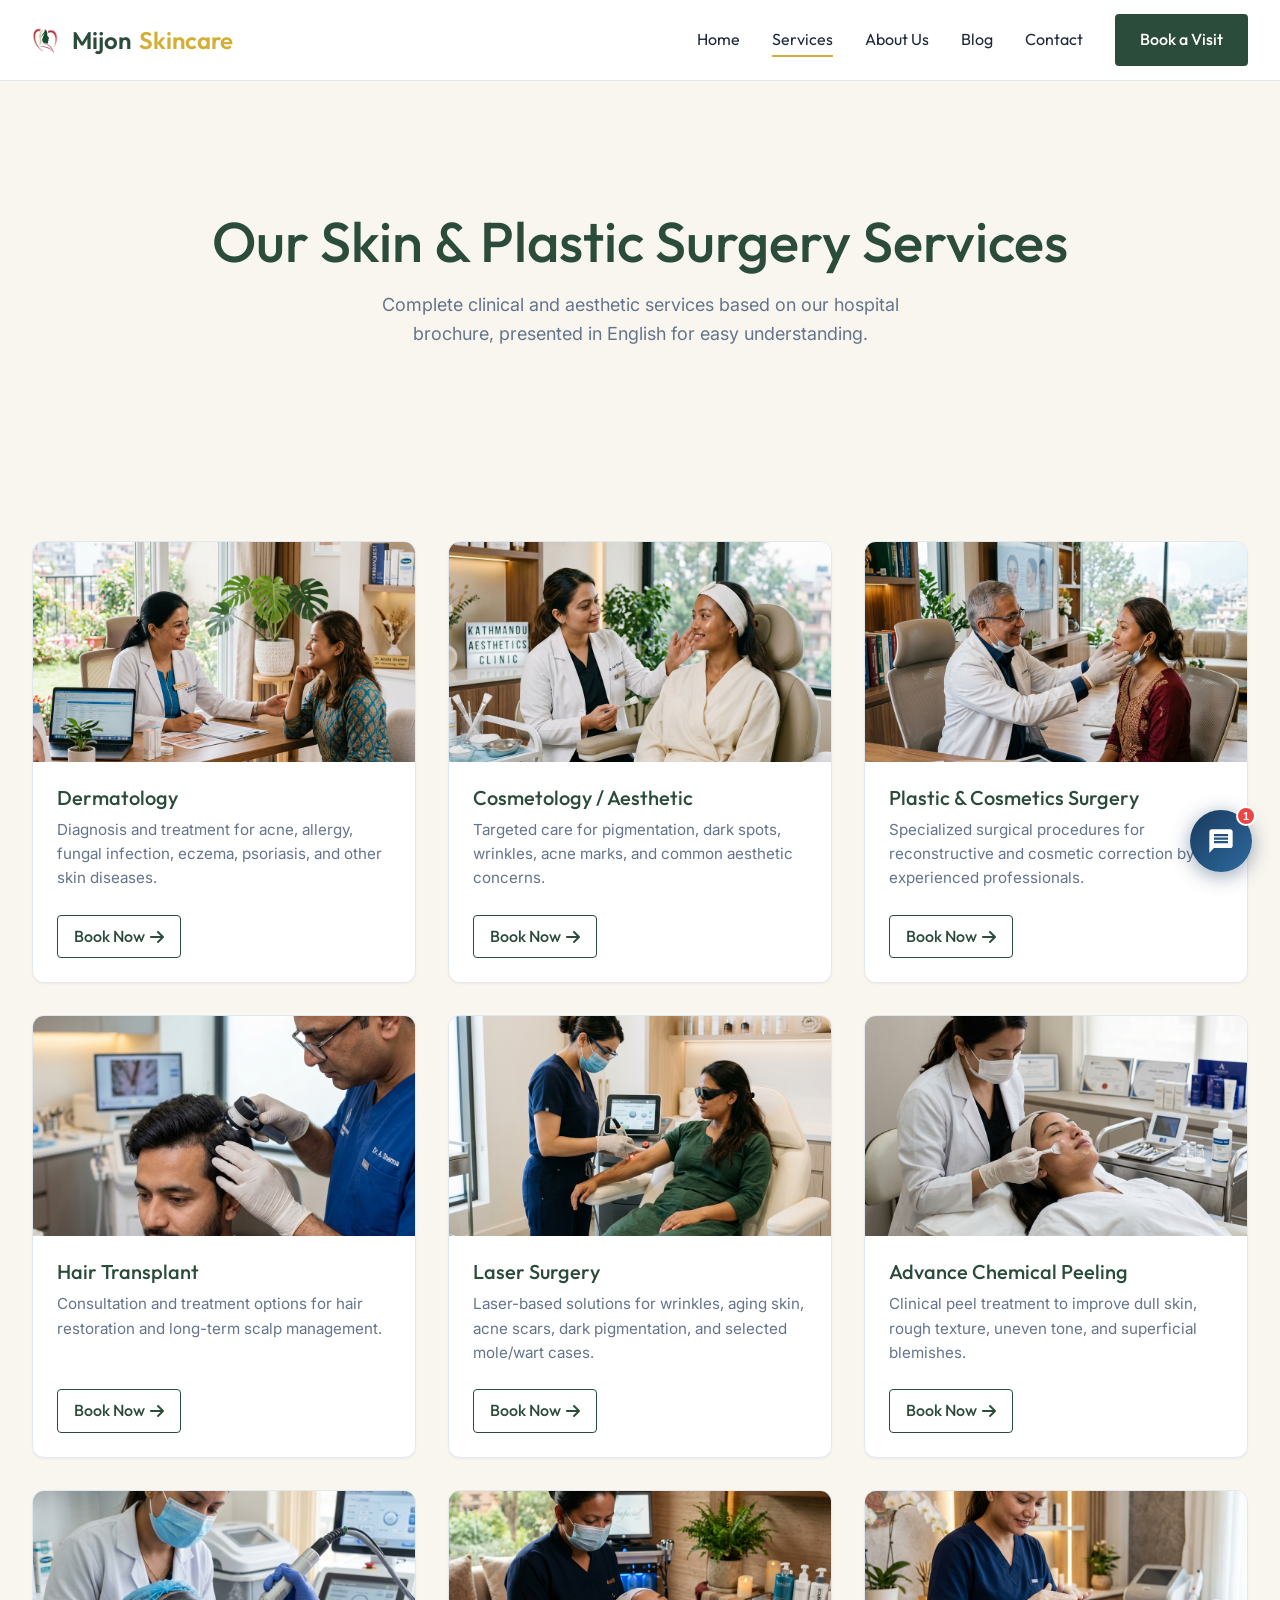
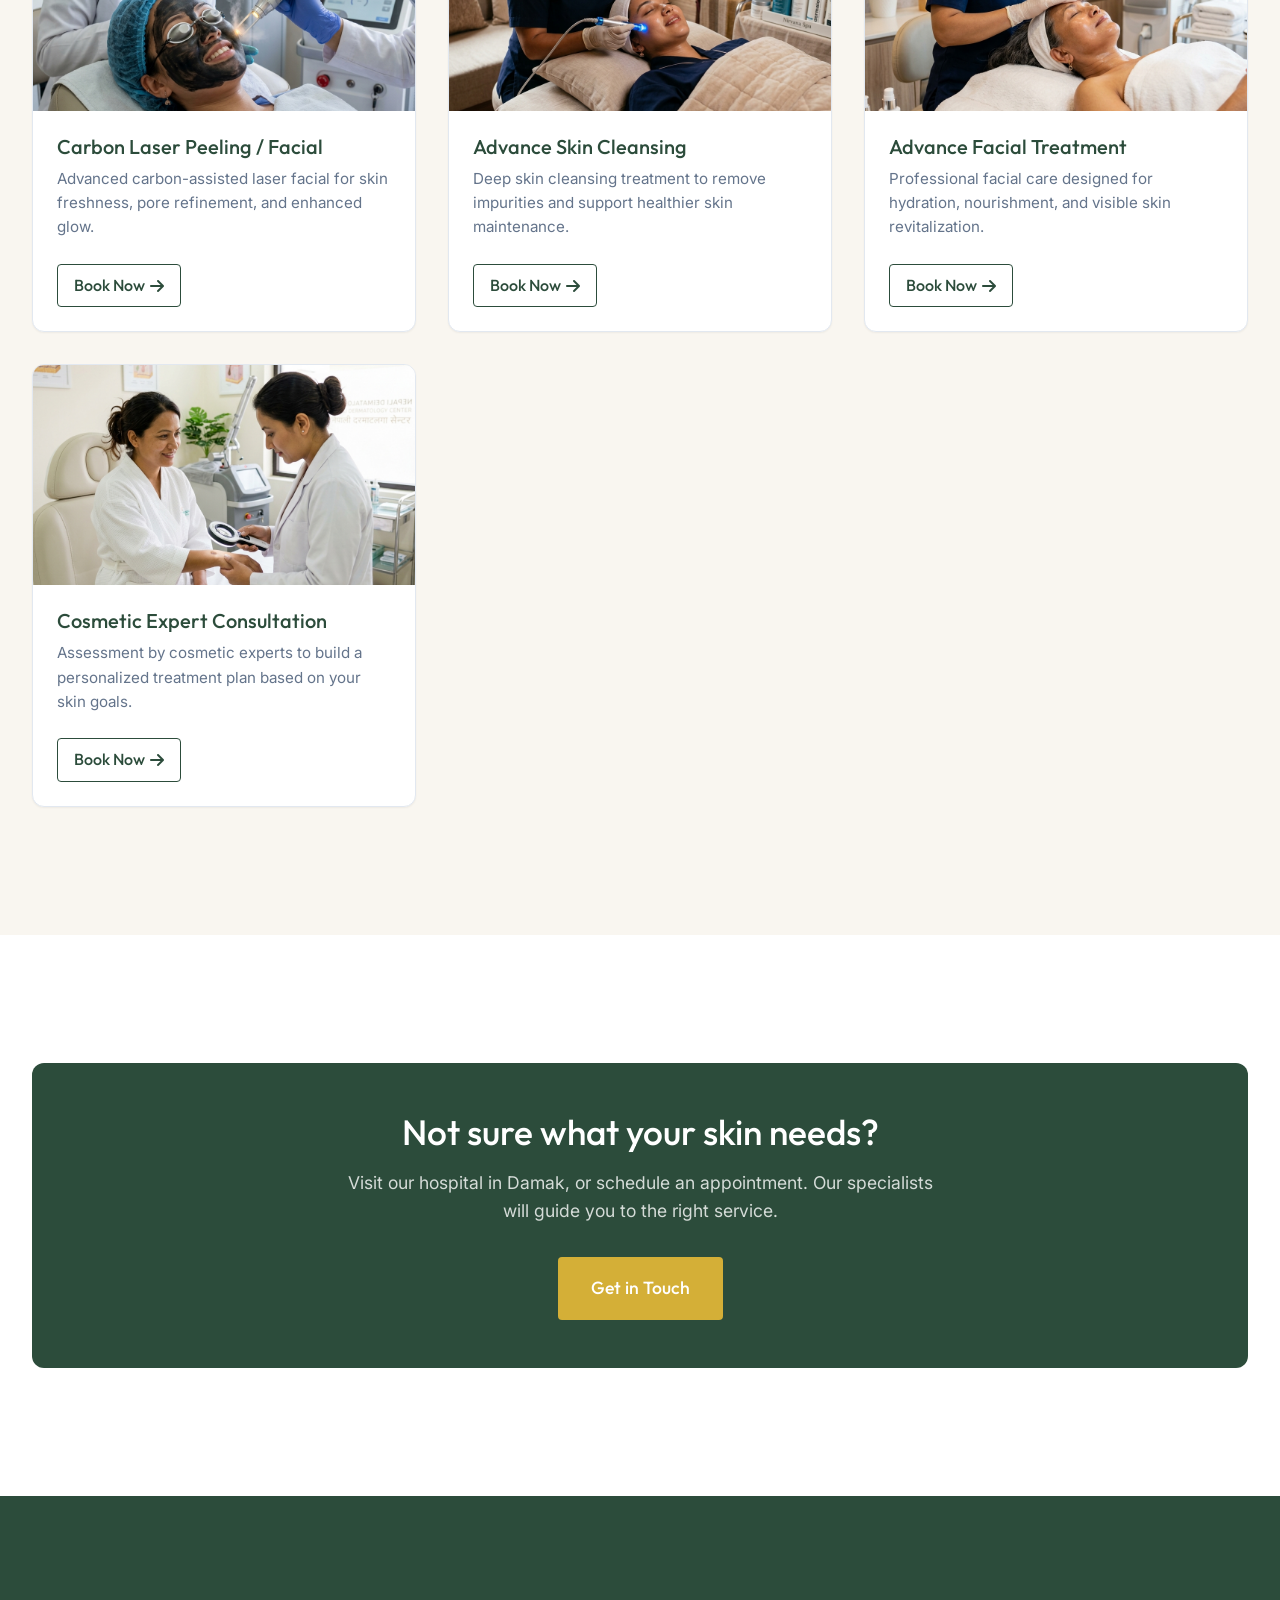
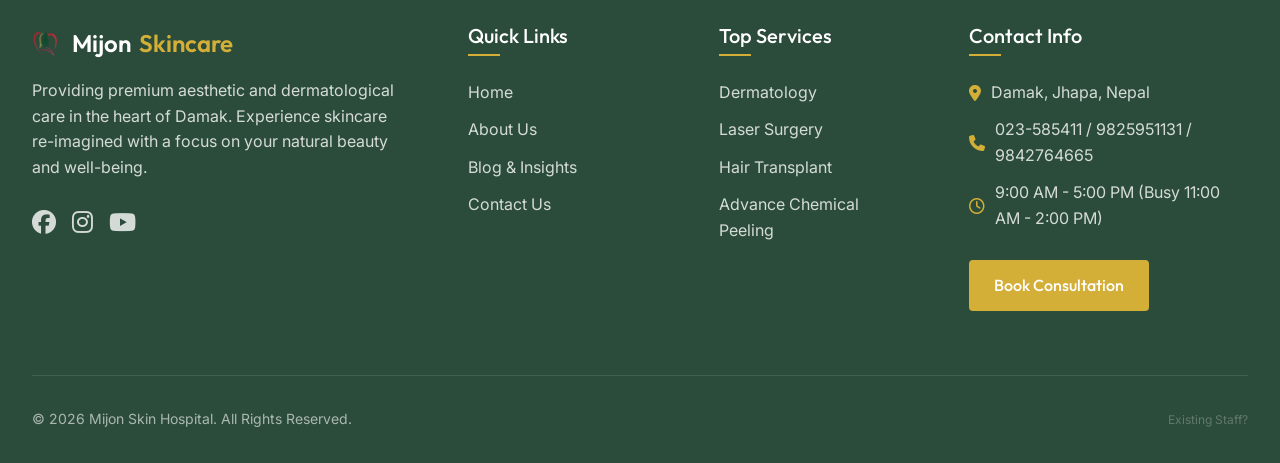
<file: services.html>
﻿<!DOCTYPE html>
<html lang="en">
<head>
    <meta charset="UTF-8">
    <meta name="viewport" content="width=device-width, initial-scale=1.0">
    <title>Our Treatments & Services - Mijon Skin Hospital | Laser, Hair & Skin</title>
    <meta name="description" content="Explore our massive range of dermatology, aesthetic, laser surgery, cosmetic, and hair transplant services at the best clinic in Damak, Jhapa.">
    <meta name="keywords" content="skincare services Damak, dermatology treatments, laser hair removal, botox and fillers, chemical peels, hair transplant Nepal, acne treatment, Mijon Skin Clinic, Mijon Skin Hospital, Mijon Skin & Plastic Surgery Hospital, best skin hospital in Damak, top dermatologist in Jhapa, skincare clinic near me, Birtamode dermatologist, Urlabari skin care, Koshi Province skin hospital, free skin consultation Damak, best plastic surgeon Nepal, cosmetic surgeon Jhapa, laser hair removal near me, laser surgery, acne treatment clinic, pimple marks removal, acne scars laser, eczema treatment, allergy doctor, fungal infection cure, psoriasis treatment near me, best clinic for melasma, pigmentation removal, dark spot treatment Damak, anti-aging clinic, wrinkle treatment, botox injections Damak, dermal fillers near me, advance chemical peeling clinic, glycolic peel, salicylic peel, carbon laser facial, carbon peeling Damak, Hollywood facial, advance skin cleansing, hydrafacial near me, deep pore cleansing, PRF therapy, PRP treatment for hair loss, hair transplant surgery Nepal, best hair transplant clinic Jhapa, scalp treatment, cosmetic expert consultation, aesthetician Damak, microneedling, skin rejuvenation, glowing skin treatment, mole removal clinic, wart removal, birth mark removal laser, skin whitening treatment, safe skin care hospital, experienced skin specialist Damak, Nepal skin care">
    <meta name="author" content="Mijon Skin Hospital">
    
    <!-- Geo Location Tags -->
    <meta name="geo.region" content="NP-1">
    <meta name="geo.placename" content="Damak">
    <meta name="geo.position" content="26.6644;87.6766">
    <meta name="ICBM" content="26.6644, 87.6766">

    <!-- Open Graph & Social Cards -->
    <link rel="canonical" href="https://mijonskinhospital.com/services.html">
    <meta name="robots" content="index, follow">
    <meta property="og:title" content="Our Treatments & Services - Mijon Skin Hospital | Laser, Hair & Skin">
    <meta property="og:site_name" content="Mijon Skin Hospital - Best skin hospital in Damak, Jhapa">
    <meta property="og:description" content="Explore our massive range of dermatology, aesthetic, laser surgery, cosmetic, and hair transplant services at the best clinic in Damak.">
    <meta property="og:image" content="https://mijonskinhospital.com/images/favicon.png">
    <meta property="og:url" content="https://mijonskinhospital.com/services.html">
    <meta property="og:type" content="website">
    <meta property="og:locality" content="Damak">
    <meta property="og:region" content="Jhapa">
    <meta property="og:country-name" content="Nepal">
    <meta name="twitter:card" content="summary_large_image">
    <meta name="twitter:title" content="Our Treatments & Services - Mijon Skin Hospital">
    <meta name="twitter:description" content="Explore our massive range of dermatology, aesthetic, laser surgery, cosmetic, and hair transplant services at the best clinic in Damak.">
    <meta name="twitter:image" content="https://mijonskinhospital.com/images/favicon.png">

    <!-- Structured Data (JSON-LD) for Local SEO -->
    <script type="application/ld+json">
    {
      "@context": "https://schema.org",
      "@type": "MedicalClinic",
      "name": "Mijon Skin & Plastic Surgery Hospital Pvt. Ltd.",
      "alternateName": "Mijon Skin Hospital",
      "image": "https://mijonskinhospital.com/images/favicon.png",
      "@id": "https://mijonskinhospital.com",
      "url": "https://mijonskinhospital.com",
      "telephone": "+9779825951131",
      "address": {
        "@type": "PostalAddress",
        "streetAddress": "Main Road",
        "addressLocality": "Damak",
        "addressRegion": "Jhapa",
        "postalCode": "57217",
        "addressCountry": "NP"
      },
      "geo": {
        "@type": "GeoCoordinates",
        "latitude": 26.6644,
        "longitude": 87.6766
      },
      "openingHoursSpecification": {
        "@type": "OpeningHoursSpecification",
        "dayOfWeek": [
          "Monday", "Tuesday", "Wednesday", "Thursday", "Friday", "Saturday", "Sunday"
        ],
        "opens": "09:00",
        "closes": "17:00"
      },
      "medicalSpecialty": [
        "Dermatologic",
        "PlasticSurgery"
      ],
      "availableService": [
        {"@type": "MedicalTest", "name": "Laser Hair Removal"},
        {"@type": "MedicalTest", "name": "Hair Transplant"},
        {"@type": "MedicalTest", "name": "Carbon Laser Peeling"},
        {"@type": "MedicalTest", "name": "Acne Treatment"},
        {"@type": "MedicalTest", "name": "HydraFacial"},
        {"@type": "MedicalTest", "name": "Plastic Surgery"},
        {"@type": "MedicalTest", "name": "Botox Injections"}
      ]
    }
    </script>
    <link rel="icon" type="image/png" href="images/favicon.png">
    <link rel="preconnect" href="https://fonts.googleapis.com">
    <link rel="preconnect" href="https://fonts.gstatic.com" crossorigin>
    <link href="https://fonts.googleapis.com/css2?family=Inter:wght@300;400;500;600&family=Outfit:wght@300;400;500;600;700&display=swap" rel="stylesheet">
    <link rel="stylesheet" href="https://cdnjs.cloudflare.com/ajax/libs/font-awesome/6.4.0/css/all.min.css">
    <link rel="stylesheet" href="css/style.css">
    <style>
        .service-card {
            background: var(--color-white);
            border-radius: 12px;
            overflow: hidden;
            box-shadow: var(--shadow-sm);
            transition: all var(--transition-normal);
            height: 100%;
            display: flex;
            flex-direction: column;
            border: 1px solid var(--color-border);
        }
        .service-card:hover {
            transform: translateY(-5px);
            box-shadow: var(--shadow-premium);
            border-color: var(--color-accent);
        }
        .service-img {
            width: 100%;
            height: 220px;
            object-fit: cover;
        }
        .service-content {
            padding: 1.5rem;
            flex-grow: 1;
            display: flex;
            flex-direction: column;
        }
        .service-title {
            font-size: 1.25rem;
            color: var(--color-primary);
            margin-bottom: 0.5rem;
        }
        .service-desc {
            color: var(--color-text-muted);
            font-size: 0.95rem;
            margin-bottom: 1.5rem;
            flex-grow: 1;
        }
    </style>
</head>
<body>
    <!-- Header Navigation -->
    <header class="header">
        <div class="container nav flex items-center justify-between">
            <a href="index.html" class="logo">
                <img src="images/favicon.png" alt="Mijon logo" class="logo-icon"> Mijon <span>Skincare</span>
            </a>
            <nav class="nav-links">
                <a href="index.html" class="nav-link">Home</a>
                <a href="services.html" class="nav-link">Services</a>
                <a href="about.html" class="nav-link">About Us</a>
                <a href="blog.html" class="nav-link">Blog</a>
                <a href="contact.html" class="nav-link">Contact</a>
                <a href="book.html" class="btn btn-primary">Book a Visit</a>
            </nav>
            <button class="mobile-menu-btn" aria-label="Toggle menu">
                <i class="fa-solid fa-bars fa-xl"></i>
            </button>
        </div>
    </header>

    <!-- Mobile Menu -->
    <div class="mobile-menu">
        <a href="index.html" class="nav-link">Home</a>
        <a href="services.html" class="nav-link">Services</a>
        <a href="about.html" class="nav-link">About Us</a>
        <a href="blog.html" class="nav-link">Blog</a>
        <a href="contact.html" class="nav-link">Contact</a>
        <a href="book.html" class="btn btn-primary" style="text-align: center;">Book a Visit</a>
    </div>

    <!-- Main Content -->
    <main>
        <div class="header-spacer"></div>
        <section class="page-header">
            <div class="container animate-on-scroll fade-in-up">
                <h1>Our Skin & Plastic Surgery Services</h1>
                <p>Complete clinical and aesthetic services based on our hospital brochure, presented in English for easy understanding.</p>
            </div>
        </section>

        <section class="section section-light">
            <div class="container">
                <div class="grid grid-3">
                    
                    <!-- 1 -->
                    <div class="service-card animate-on-scroll">
                        <img src="images/service_consultation_1775591644951.png" alt="Free Skin Consultation" class="service-img">
                        <div class="service-content">
                            <h3 class="service-title">Dermatology</h3>
                            <p class="service-desc">Diagnosis and treatment for acne, allergy, fungal infection, eczema, psoriasis, and other skin diseases.</p>
                            <a href="book.html" class="btn btn-outline" style="align-self: flex-start; padding: 0.5rem 1rem;">Book Now <i class="fa-solid fa-arrow-right" style="margin-left:5px;"></i></a>
                        </div>
                    </div>

                    <!-- 2 -->
                    <div class="service-card animate-on-scroll delay-100">
                        <img src="images/service_botox_1775592418266.png" alt="Cosmetology / Aesthetic" class="service-img">
                        <div class="service-content">
                            <h3 class="service-title">Cosmetology / Aesthetic</h3>
                            <p class="service-desc">Targeted care for pigmentation, dark spots, wrinkles, acne marks, and common aesthetic concerns.</p>
                            <a href="book.html" class="btn btn-outline" style="align-self: flex-start; padding: 0.5rem 1rem;">Book Now <i class="fa-solid fa-arrow-right" style="margin-left:5px;"></i></a>
                        </div>
                    </div>

                    <!-- 3 -->
                    <div class="service-card animate-on-scroll delay-200">
                        <img src="images/new_service_plastic_1775593145712.png" alt="Plastic & Cosmetics Surgery" class="service-img">
                        <div class="service-content">
                            <h3 class="service-title">Plastic & Cosmetics Surgery</h3>
                            <p class="service-desc">Specialized surgical procedures for reconstructive and cosmetic correction by experienced professionals.</p>
                            <a href="book.html" class="btn btn-outline" style="align-self: flex-start; padding: 0.5rem 1rem;">Book Now <i class="fa-solid fa-arrow-right" style="margin-left:5px;"></i></a>
                        </div>
                    </div>

                    <!-- 4 -->
                    <div class="service-card animate-on-scroll">
                        <img src="images/new_service_hair_1775593161062.png" alt="Hair Transplant" class="service-img">
                        <div class="service-content">
                            <h3 class="service-title">Hair Transplant</h3>
                            <p class="service-desc">Consultation and treatment options for hair restoration and long-term scalp management.</p>
                            <a href="book.html" class="btn btn-outline" style="align-self: flex-start; padding: 0.5rem 1rem;">Book Now <i class="fa-solid fa-arrow-right" style="margin-left:5px;"></i></a>
                        </div>
                    </div>

                    <!-- 5 -->
                    <div class="service-card animate-on-scroll delay-100">
                        <img src="images/service_laser_1775591665688.png" alt="Laser Surgery" class="service-img">
                        <div class="service-content">
                            <h3 class="service-title">Laser Surgery</h3>
                            <p class="service-desc">Laser-based solutions for wrinkles, aging skin, acne scars, dark pigmentation, and selected mole/wart cases.</p>
                            <a href="book.html" class="btn btn-outline" style="align-self: flex-start; padding: 0.5rem 1rem;">Book Now <i class="fa-solid fa-arrow-right" style="margin-left:5px;"></i></a>
                        </div>
                    </div>

                    <!-- 6 -->
                    <div class="service-card animate-on-scroll delay-200">
                        <img src="images/service_chemical_peels_1775591725204.png" alt="Advance Chemical Peeling" class="service-img">
                        <div class="service-content">
                            <h3 class="service-title">Advance Chemical Peeling</h3>
                            <p class="service-desc">Clinical peel treatment to improve dull skin, rough texture, uneven tone, and superficial blemishes.</p>
                            <a href="book.html" class="btn btn-outline" style="align-self: flex-start; padding: 0.5rem 1rem;">Book Now <i class="fa-solid fa-arrow-right" style="margin-left:5px;"></i></a>
                        </div>
                    </div>

                    <!-- 7 -->
                    <div class="service-card animate-on-scroll">
                        <img src="images/new_service_carbon_laser_1775593176480.png" alt="Carbon Laser Peeling / Facial" class="service-img">
                        <div class="service-content">
                            <h3 class="service-title">Carbon Laser Peeling / Facial</h3>
                            <p class="service-desc">Advanced carbon-assisted laser facial for skin freshness, pore refinement, and enhanced glow.</p>
                            <a href="book.html" class="btn btn-outline" style="align-self: flex-start; padding: 0.5rem 1rem;">Book Now <i class="fa-solid fa-arrow-right" style="margin-left:5px;"></i></a>
                        </div>
                    </div>

                    <!-- 8 -->
                    <div class="service-card animate-on-scroll delay-100">
                        <img src="images/service_hydrafacial_1775591689903.png" alt="Advance Skin Cleansing" class="service-img">
                        <div class="service-content">
                            <h3 class="service-title">Advance Skin Cleansing</h3>
                            <p class="service-desc">Deep skin cleansing treatment to remove impurities and support healthier skin maintenance.</p>
                            <a href="book.html" class="btn btn-outline" style="align-self: flex-start; padding: 0.5rem 1rem;">Book Now <i class="fa-solid fa-arrow-right" style="margin-left:5px;"></i></a>
                        </div>
                    </div>

                    <!-- 9 -->
                    <div class="service-card animate-on-scroll delay-200">
                        <img src="images/service_anti_aging_1775592470690.png" alt="Anti-Aging Therapy" class="service-img">
                        <div class="service-content">
                            <h3 class="service-title">Advance Facial Treatment</h3>
                            <p class="service-desc">Professional facial care designed for hydration, nourishment, and visible skin revitalization.</p>
                            <a href="book.html" class="btn btn-outline" style="align-self: flex-start; padding: 0.5rem 1rem;">Book Now <i class="fa-solid fa-arrow-right" style="margin-left:5px;"></i></a>
                        </div>
                    </div>

                    <!-- 10 -->
                    <div class="service-card animate-on-scroll">
                        <img src="images/service_pigmentation_1775592488624.png" alt="Pigmentation Treatment" class="service-img">
                        <div class="service-content">
                            <h3 class="service-title">Cosmetic Expert Consultation</h3>
                            <p class="service-desc">Assessment by cosmetic experts to build a personalized treatment plan based on your skin goals.</p>
                            <a href="book.html" class="btn btn-outline" style="align-self: flex-start; padding: 0.5rem 1rem;">Book Now <i class="fa-solid fa-arrow-right" style="margin-left:5px;"></i></a>
                        </div>
                    </div>

                </div>
            </div>
        </section>

        <!-- CTA Section -->
        <section class="section">
            <div class="container text-center animate-on-scroll">
                <div style="background-color: var(--color-primary); color: white; padding: 3rem 2rem; border-radius: 12px;">
                    <h2 style="color: white; font-size: 2.2rem; margin-bottom: 1rem;">Not sure what your skin needs?</h2>
                    <p style="font-size: 1.1rem; color: rgba(255,255,255,0.8); max-width: 600px; margin: 0 auto 2rem;">Visit our hospital in Damak, or schedule an appointment. Our specialists will guide you to the right service.</p>
                    <a href="contact.html" class="btn btn-accent" style="padding: 1rem 2rem; font-size: 1.1rem;">Get in Touch</a>
                </div>
            </div>
        </section>
    </main>

    <!-- Global Footer -->
    <footer class="footer">
        <div class="container">
            <div class="footer-grid">
                <div class="footer-col">
                    <a href="index.html" class="logo" style="color: white; margin-bottom: 1rem; display: inline-flex;">
                        <img src="images/favicon.png" alt="Mijon logo" class="logo-icon"> Mijon <span style="color: var(--color-accent);">Skincare</span>
                    </a>
                    <p>Providing premium aesthetic and dermatological care in the heart of Damak. Experience skincare re-imagined with a focus on your natural beauty and well-being.</p>
                    <div class="flex gap-sm" style="margin-top: 1.5rem;">
                        <a href="#" style="font-size: 1.5rem; color: rgba(255,255,255,0.8);"><i class="fa-brands fa-facebook"></i></a>
                        <a href="#" style="font-size: 1.5rem; color: rgba(255,255,255,0.8);"><i class="fa-brands fa-instagram"></i></a>
                        <a href="#" style="font-size: 1.5rem; color: rgba(255,255,255,0.8);"><i class="fa-brands fa-youtube"></i></a>
                    </div>
                </div>
                
                <div class="footer-col">
                    <h4>Quick Links</h4>
                    <ul class="footer-links">
                        <li><a href="index.html">Home</a></li>
                        <li><a href="about.html">About Us</a></li>
                        <li><a href="blog.html">Blog & Insights</a></li>
                        <li><a href="contact.html">Contact Us</a></li>
                    </ul>
                </div>
                
                <div class="footer-col">
                    <h4>Top Services</h4>
                    <ul class="footer-links">
                        <li><a href="services.html">Dermatology</a></li>
                        <li><a href="services.html">Laser Surgery</a></li>
                        <li><a href="services.html">Hair Transplant</a></li>
                        <li><a href="services.html">Advance Chemical Peeling</a></li>
                    </ul>
                </div>
                
                <div class="footer-col">
                    <h4>Contact Info</h4>
                    <ul class="footer-links">
                        <li style="display: flex; gap: 10px; color: rgba(255,255,255,0.8); align-items: flex-start;">
                            <i class="fa-solid fa-location-dot" style="margin-top: 5px; color: var(--color-accent);"></i>
                            Damak, Jhapa, Nepal
                        </li>
                        <li style="display: flex; gap: 10px; color: rgba(255,255,255,0.8); align-items: center;">
                            <i class="fa-solid fa-phone" style="color: var(--color-accent);"></i>
                            023-585411 / 9825951131 / 9842764665
                        </li>
                        <li style="display: flex; gap: 10px; color: rgba(255,255,255,0.8); align-items: center;">
                            <i class="fa-regular fa-clock" style="color: var(--color-accent);"></i>
                            9:00 AM - 5:00 PM (Busy 11:00 AM - 2:00 PM)
                        </li>
                    </ul>
                    <a href="book.html" class="btn btn-accent" style="margin-top: 1rem;">Book Consultation</a>
                </div>
            </div>
            
            <div class="footer-bottom" style="display: flex; justify-content: space-between; align-items: center;">
                <p>&copy; 2026 Mijon Skin Hospital. All Rights Reserved.</p>
                <a href="admin.php" style="color: rgba(255,255,255,0.25); font-size: 0.75rem; text-decoration: none; transition: color 0.3s;">Existing Staff?</a>
            </div>
        </div>
    </footer>

    <!-- Scripts -->
    <script src="js/main.js"></script>

    <!-- Chatbot Widget -->
    <link rel="stylesheet" href="css/chatbot.css">
    <script src="js/chatbot.js"></script>
</body>
</html>
</file>
<file: css/style.css>
:root {
  /* Premium White Theme Color Palette */
  --color-primary: #2C4C3B; /* Deep sage green for contrast/trust */
  --color-primary-light: #3E6B52;
  --color-accent: #D4AF37; /* Soft gold for premium subtle highlights */
  --color-white: #FFFFFF;
  --color-off-white: #F9F6F0; /* Very subtle warm creamy off-white for section breaks */
  --color-text-dark: #1E293B;
  --color-text-muted: #64748B;
  --color-border: #E2E8F0;

  /* Typography */
  --font-primary: 'Outfit', sans-serif; /* Modern, clean, geometric sans */
  --font-secondary: 'Inter', sans-serif; /* Highly readable for body text */

  /* Spacing */
  --space-xs: 0.5rem;
  --space-sm: 1rem;
  --space-md: 2rem;
  --space-lg: 4rem;
  --space-xl: 8rem;

  /* Transitions */
  --transition-fast: 0.2s ease;
  --transition-normal: 0.3s ease-in-out;
  --transition-slow: 0.5s cubic-bezier(0.4, 0, 0.2, 1);

  /* Shadows */
  --shadow-sm: 0 1px 2px 0 rgb(0 0 0 / 0.05);
  --shadow-md: 0 4px 6px -1px rgb(0 0 0 / 0.05), 0 2px 4px -2px rgb(0 0 0 / 0.05);
  --shadow-lg: 0 10px 15px -3px rgb(0 0 0 / 0.05), 0 4px 6px -4px rgb(0 0 0 / 0.05);
  --shadow-premium: 0 20px 40px -5px rgb(44 76 59 / 0.08); /* soft tinted shadow with primary green */
}

/* Reset & Base Styles */
*, *::before, *::after {
  box-sizing: border-box;
  margin: 0;
  padding: 0;
}

html {
  scroll-behavior: smooth;
  font-size: 16px;
}

body {
  font-family: var(--font-secondary);
  color: var(--color-text-dark);
  background-color: var(--color-white);
  line-height: 1.6;
  -webkit-font-smoothing: antialiased;
  -moz-osx-font-smoothing: grayscale;
}

h1, h2, h3, h4, h5, h6 {
  font-family: var(--font-primary);
  font-weight: 500;
  line-height: 1.2;
  color: var(--color-primary);
  margin-bottom: var(--space-sm);
}

a {
  text-decoration: none;
  color: inherit;
  transition: color var(--transition-fast);
}

ul {
  list-style: none;
}

img {
  max-width: 100%;
  height: auto;
  display: block;
}

/* Layout Utilities */
.container {
  width: 100%;
  max-width: 1280px;
  margin: 0 auto;
  padding: 0 var(--space-sm);
}

@media (min-width: 768px) {
  .container {
    padding: 0 var(--space-md);
  }
}

.section {
  padding: var(--space-lg) 0;
}

@media (min-width: 1024px) {
  .section {
    padding: var(--space-xl) 0;
  }
}

.section-light {
  background-color: var(--color-off-white);
}

.grid {
  display: grid;
  gap: var(--space-md);
}

.grid-2 { grid-template-columns: repeat(1, 1fr); }
.grid-3 { grid-template-columns: repeat(1, 1fr); }
.grid-4 { grid-template-columns: repeat(1, 1fr); }

@media (min-width: 768px) {
  .grid-2 { grid-template-columns: repeat(2, 1fr); }
  .grid-3 { grid-template-columns: repeat(2, 1fr); }
  .grid-4 { grid-template-columns: repeat(2, 1fr); }
}

@media (min-width: 1024px) {
  .grid-3 { grid-template-columns: repeat(3, 1fr); }
  .grid-4 { grid-template-columns: repeat(4, 1fr); }
}

.flex { display: flex; }
.flex-col { flex-direction: column; }
.items-center { align-items: center; }
.justify-between { justify-content: space-between; }
.justify-center { justify-content: center; }
.gap-sm { gap: var(--space-sm); }
.gap-md { gap: var(--space-md); }

.text-center { text-align: center; }
.text-muted { color: var(--color-text-muted); }

/* Buttons */
.btn {
  display: inline-flex;
  align-items: center;
  justify-content: center;
  padding: 0.75rem 1.5rem;
  font-family: var(--font-primary);
  font-weight: 500;
  border-radius: 4px;
  cursor: pointer;
  transition: all var(--transition-normal);
  border: 1px solid transparent;
  font-size: 1rem;
}

.btn-primary {
  background-color: var(--color-primary);
  color: var(--color-white);
}

.btn-primary:hover {
  background-color: var(--color-primary-light);
  transform: translateY(-2px);
  box-shadow: var(--shadow-md);
}

.btn-outline {
  background-color: transparent;
  color: var(--color-primary);
  border-color: var(--color-primary);
}

.btn-outline:hover {
  background-color: var(--color-primary);
  color: var(--color-white);
}

.btn-accent {
  background-color: var(--color-accent);
  color: var(--color-white);
}

.btn-accent:hover {
  background-color: #c5a862;
  transform: translateY(-2px);
  box-shadow: var(--shadow-md);
}

/* Header & Navigation */
.header {
  position: fixed;
  top: 0;
  left: 0;
  width: 100%;
  background-color: rgba(255, 255, 255, 0.95);
  backdrop-filter: blur(10px);
  z-index: 1000;
  border-bottom: 1px solid var(--color-border);
  transition: all var(--transition-normal);
}

.header.scrolled {
  box-shadow: var(--shadow-sm);
}

.nav {
  height: 80px;
}

.logo {
  font-family: var(--font-primary);
  font-size: 1.5rem;
  font-weight: 600;
  color: var(--color-primary);
  display: flex;
  align-items: center;
  gap: 0.5rem;
}

.logo-icon {
  width: 32px;
  height: 32px;
  object-fit: contain;
}

.logo span {
  color: var(--color-accent);
}

.nav-links {
  display: none;
}

@media (min-width: 1024px) {
  .nav-links {
    display: flex;
    gap: 2rem;
    align-items: center;
  }
}

.nav-link {
  font-family: var(--font-primary);
  font-weight: 400;
  color: var(--color-text-dark);
  font-size: 1rem;
  position: relative;
}

.nav-link::after {
  content: '';
  position: absolute;
  width: 0;
  height: 2px;
  bottom: -4px;
  left: 0;
  background-color: var(--color-accent);
  transition: width var(--transition-normal);
}

.nav-link:hover::after,
.nav-link.active::after {
  width: 100%;
}

.mobile-menu-btn {
  display: block;
  background: none;
  border: none;
  cursor: pointer;
  padding: 0.5rem;
}

@media (min-width: 1024px) {
  .mobile-menu-btn {
    display: none;
  }
}

/* Mobile Menu Overlay */
.mobile-menu {
  position: fixed;
  top: 80px;
  left: 0;
  width: 100%;
  height: calc(100vh - 80px);
  background-color: var(--color-white);
  transform: translateX(100%);
  transition: transform var(--transition-normal);
  z-index: 999;
  padding: var(--space-md);
  display: flex;
  flex-direction: column;
  gap: var(--space-md);
}

.mobile-menu.open {
  transform: translateX(0);
}

.mobile-menu .nav-link {
  font-size: 1.5rem;
  display: block;
  margin-bottom: var(--space-sm);
}

/* Footer */
.footer {
  background-color: var(--color-primary);
  color: var(--color-white);
  padding: var(--space-xl) 0 var(--space-md);
}

.footer-grid {
  display: grid;
  grid-template-columns: 1fr;
  gap: var(--space-lg);
  margin-bottom: var(--space-lg);
}

@media (min-width: 768px) {
  .footer-grid {
    grid-template-columns: repeat(2, 1fr);
  }
}

@media (min-width: 1024px) {
  .footer-grid {
    grid-template-columns: 2fr 1fr 1fr 1.5fr;
  }
}

.footer-col h4 {
  color: var(--color-white);
  font-size: 1.25rem;
  margin-bottom: var(--space-md);
  position: relative;
  display: inline-block;
}

.footer-col h4::after {
  content: '';
  position: absolute;
  left: 0;
  bottom: -0.5rem;
  width: 2rem;
  height: 2px;
  background-color: var(--color-accent);
}

.footer-col p {
  color: rgba(255, 255, 255, 0.8);
  margin-bottom: var(--space-sm);
}

.footer-links li {
  margin-bottom: 0.75rem;
}

.footer-links a {
  color: rgba(255, 255, 255, 0.8);
}

.footer-links a:hover {
  color: var(--color-accent);
  padding-left: 5px;
}

.footer-bottom {
  text-align: center;
  padding-top: var(--space-md);
  border-top: 1px solid rgba(255, 255, 255, 0.1);
  color: rgba(255, 255, 255, 0.6);
  font-size: 0.875rem;
}

/* Header Spacer */
.header-spacer {
  height: 80px; /* matches header height */
}

/* Page Headers */
.page-header {
  background-color: var(--color-off-white);
  padding: var(--space-xl) 0 var(--space-lg);
  text-align: center;
}

.page-header h1 {
  font-size: 2.5rem;
  margin-bottom: var(--space-sm);
}

@media (min-width: 768px) {
  .page-header h1 {
    font-size: 3.5rem;
  }
}

.page-header p {
  color: var(--color-text-muted);
  max-width: 600px;
  margin: 0 auto;
  font-size: 1.125rem;
}

/* Animations */
.fade-in-up {
  opacity: 0;
  transform: translateY(20px);
  animation: fadeInUp 0.8s forwards;
}

@keyframes fadeInUp {
  to {
    opacity: 1;
    transform: translateY(0);
  }
}

.delay-100 { animation-delay: 0.1s; }
.delay-200 { animation-delay: 0.2s; }
.delay-300 { animation-delay: 0.3s; }

/* Scroll Progress Bar */
.scroll-progress {
  position: fixed;
  top: 0;
  left: 0;
  width: 0%;
  height: 3px;
  background: linear-gradient(90deg, var(--color-accent), var(--color-primary));
  z-index: 9999;
  transition: width 0.1s linear;
  border-radius: 0 2px 2px 0;
}
</file>
<file: css/chatbot.css>
/* ============================================
   MIJON SKINCARE CLINIC - CHATBOT WIDGET CSS
   ============================================ */

:root {
    --chat-primary: #1a3a5c;
    --chat-accent: #D4AF37;
    --chat-bg: #ffffff;
    --chat-bubble-user: #1a3a5c;
    --chat-bubble-bot: #f0f4f8;
    --chat-shadow: 0 20px 60px rgba(0, 0, 0, 0.18);
    --chat-radius: 18px;
}

/* Floating Trigger Button */
#chat-trigger {
    position: fixed;
    bottom: 28px;
    right: 28px;
    width: 62px;
    height: 62px;
    background: linear-gradient(135deg, var(--chat-primary), #2d6a9f);
    border-radius: 50%;
    border: none;
    cursor: pointer;
    box-shadow: 0 4px 20px rgba(26, 58, 92, 0.45);
    z-index: 9999;
    display: flex;
    align-items: center;
    justify-content: center;
    transition: transform 0.3s ease, box-shadow 0.3s ease;
    animation: pulse-chat 3s infinite;
}

#chat-trigger:hover {
    transform: scale(1.1);
    box-shadow: 0 6px 28px rgba(26, 58, 92, 0.55);
    animation: none;
}

#chat-trigger svg {
    width: 28px;
    height: 28px;
    fill: white;
    transition: opacity 0.2s ease;
}

#chat-trigger .icon-close {
    display: none;
}

#chat-trigger.open .icon-chat {
    display: none;
}

#chat-trigger.open .icon-close {
    display: block;
}

@keyframes pulse-chat {
    0%, 100% { box-shadow: 0 4px 20px rgba(26, 58, 92, 0.45); }
    50% { box-shadow: 0 4px 30px rgba(26, 58, 92, 0.7), 0 0 0 8px rgba(26, 58, 92, 0.1); }
}

/* Notification Badge */
#chat-badge {
    position: absolute;
    top: -4px;
    right: -4px;
    width: 20px;
    height: 20px;
    background: #ef4444;
    border-radius: 50%;
    border: 2px solid white;
    font-size: 11px;
    font-weight: 700;
    color: white;
    display: flex;
    align-items: center;
    justify-content: center;
    animation: badge-bounce 1s ease infinite alternate;
}

@keyframes badge-bounce {
    from { transform: scale(1); }
    to { transform: scale(1.15); }
}

/* Chat Window */
#chat-window {
    position: fixed;
    bottom: 105px;
    right: 28px;
    width: 370px;
    max-height: 600px;
    background: var(--chat-bg);
    border-radius: var(--chat-radius);
    box-shadow: var(--chat-shadow);
    z-index: 9998;
    display: flex;
    flex-direction: column;
    overflow: visible; /* Must NOT be hidden — allows dropdowns to escape boundary */
    transform: scale(0.85) translateY(20px);
    transform-origin: bottom right;
    opacity: 0;
    pointer-events: none;
    transition: transform 0.3s cubic-bezier(0.34, 1.56, 0.64, 1), opacity 0.25s ease;
}

#chat-window.open {
    transform: scale(1) translateY(0);
    opacity: 1;
    pointer-events: all;
}

/* Chat Header */
#chat-header {
    background: linear-gradient(135deg, var(--chat-primary) 0%, #2d5a8a 100%);
    padding: 16px 20px;
    display: flex;
    align-items: center;
    gap: 12px;
    flex-shrink: 0;
}

.chat-avatar {
    width: 44px;
    height: 44px;
    border-radius: 50%;
    background: rgba(255,255,255,0.15);
    display: flex;
    align-items: center;
    justify-content: center;
    font-size: 20px;
    flex-shrink: 0;
    border: 2px solid rgba(255,255,255,0.3);
}

.chat-header-info {
    flex: 1;
}

.chat-header-name {
    font-size: 15px;
    font-weight: 700;
    color: white;
    line-height: 1.2;
    font-family: 'Outfit', sans-serif;
}

.chat-header-status {
    font-size: 12px;
    color: rgba(255,255,255,0.8);
    display: flex;
    align-items: center;
    gap: 5px;
    margin-top: 2px;
}

.status-dot {
    width: 8px;
    height: 8px;
    background: #4ade80;
    border-radius: 50%;
    animation: blink-dot 2s infinite;
}

@keyframes blink-dot {
    0%, 100% { opacity: 1; }
    50% { opacity: 0.4; }
}

.chat-header-close {
    background: rgba(255,255,255,0.15);
    border: none;
    color: white;
    width: 30px;
    height: 30px;
    border-radius: 50%;
    cursor: pointer;
    font-size: 16px;
    display: flex;
    align-items: center;
    justify-content: center;
    transition: background 0.2s;
}

.chat-header-close:hover {
    background: rgba(255,255,255,0.25);
}

/* Messages Area */
#chat-messages {
    flex: 1;
    overflow-y: auto;
    -webkit-overflow-scrolling: touch; /* smooth scroll on iOS */
    padding: 16px;
    display: flex;
    flex-direction: column;
    gap: 10px;
    background: #f8fafc;
    min-height: 220px;
    max-height: 420px;
    border-radius: 0 0 var(--chat-radius) var(--chat-radius);
    /* clip messages inside, not the whole window */
    overflow-x: hidden;
}

#chat-messages::-webkit-scrollbar {
    width: 4px;
}

#chat-messages::-webkit-scrollbar-track {
    background: transparent;
}

#chat-messages::-webkit-scrollbar-thumb {
    background: #cbd5e1;
    border-radius: 4px;
}

/* Message Bubbles */
.chat-msg {
    display: flex;
    gap: 8px;
    animation: msg-appear 0.3s ease;
}

@keyframes msg-appear {
    from { opacity: 0; transform: translateY(8px); }
    to { opacity: 1; transform: translateY(0); }
}

.chat-msg.bot {
    align-items: flex-end;
}

.chat-msg.user {
    flex-direction: row-reverse;
}

.msg-avatar {
    width: 30px;
    height: 30px;
    border-radius: 50%;
    background: var(--chat-primary);
    color: white;
    font-size: 14px;
    display: flex;
    align-items: center;
    justify-content: center;
    flex-shrink: 0;
    align-self: flex-end;
}

.msg-bubble {
    max-width: 78%;
    padding: 10px 14px;
    border-radius: 16px;
    font-size: 13.5px;
    line-height: 1.5;
    font-family: 'Inter', sans-serif;
}

.chat-msg.bot .msg-bubble {
    background: white;
    color: #1e293b;
    border-bottom-left-radius: 4px;
    box-shadow: 0 1px 4px rgba(0,0,0,0.08);
}

.chat-msg.user .msg-bubble {
    background: var(--chat-bubble-user);
    color: white;
    border-bottom-right-radius: 4px;
}

/* Typing Indicator */
.typing-indicator {
    display: flex;
    gap: 4px;
    align-items: center;
    padding: 12px 16px;
    background: white;
    border-radius: 16px;
    border-bottom-left-radius: 4px;
    width: fit-content;
    box-shadow: 0 1px 4px rgba(0,0,0,0.08);
}

.typing-dot {
    width: 7px;
    height: 7px;
    background: #94a3b8;
    border-radius: 50%;
    animation: typing-bounce 1.2s infinite;
}

.typing-dot:nth-child(2) { animation-delay: 0.2s; }
.typing-dot:nth-child(3) { animation-delay: 0.4s; }

@keyframes typing-bounce {
    0%, 60%, 100% { transform: translateY(0); opacity: 0.5; }
    30% { transform: translateY(-6px); opacity: 1; }
}

/* Quick Reply Buttons */
.quick-replies {
    display: flex;
    flex-wrap: wrap;
    gap: 7px;
    margin-top: 6px;
    padding-left: 38px;
}

.quick-reply-btn {
    background: white;
    border: 1.5px solid #e2e8f0;
    border-radius: 20px;
    padding: 7px 13px;
    font-size: 12.5px;
    cursor: pointer;
    color: var(--chat-primary);
    font-weight: 500;
    transition: all 0.2s ease;
    font-family: 'Inter', sans-serif;
    white-space: nowrap;
}

.quick-reply-btn:hover {
    background: var(--chat-primary);
    color: white;
    border-color: var(--chat-primary);
    transform: translateY(-1px);
    box-shadow: 0 3px 10px rgba(26, 58, 92, 0.25);
}

/* Booking Form */
.chat-form {
    background: white;
    border-radius: 14px;
    padding: 14px;
    box-shadow: 0 2px 8px rgba(0,0,0,0.08);
    margin-top: 4px;
    display: flex;
    flex-direction: column;
    gap: 10px;
}

.chat-form input,
.chat-form select {
    width: 100%;
    padding: 9px 13px;
    border: 1.5px solid #e2e8f0;
    border-radius: 10px;
    font-size: 13px;
    font-family: 'Inter', sans-serif;
    color: #1e293b;
    transition: border-color 0.2s;
    box-sizing: border-box;
    background: #f8fafc;
}

.chat-form input:focus,
.chat-form select:focus {
    outline: none;
    border-color: var(--chat-primary);
    background: white;
}

.chat-form input::placeholder {
    color: #94a3b8;
}

.chat-form-submit {
    background: linear-gradient(135deg, var(--chat-primary), #2d5a8a);
    color: white;
    border: none;
    border-radius: 10px;
    padding: 10px;
    font-size: 13.5px;
    font-weight: 600;
    cursor: pointer;
    transition: all 0.2s;
    font-family: 'Outfit', sans-serif;
}

.chat-form-submit:hover {
    transform: translateY(-1px);
    box-shadow: 0 4px 12px rgba(26, 58, 92, 0.35);
}

.chat-form-submit:disabled {
    opacity: 0.7;
    cursor: not-allowed;
    transform: none;
}

/* Chat Footer */
#chat-footer {
    padding: 10px 16px;
    background: white;
    border-top: 1px solid #f0f4f8;
    display: flex;
    align-items: center;
    gap: 10px;
    flex-shrink: 0;
}

#chat-input {
    flex: 1;
    padding: 9px 14px;
    border: 1.5px solid #e2e8f0;
    border-radius: 22px;
    font-size: 13.5px;
    font-family: 'Inter', sans-serif;
    outline: none;
    transition: border-color 0.2s;
    background: #f8fafc;
    color: #1e293b;
}

#chat-input:focus {
    border-color: var(--chat-primary);
    background: white;
}

#chat-input::placeholder {
    color: #94a3b8;
}

#chat-send {
    width: 38px;
    height: 38px;
    background: var(--chat-primary);
    border: none;
    border-radius: 50%;
    color: white;
    cursor: pointer;
    display: flex;
    align-items: center;
    justify-content: center;
    transition: all 0.2s;
    flex-shrink: 0;
}

#chat-send:hover {
    background: #2d5a8a;
    transform: scale(1.08);
}

#chat-send svg {
    width: 16px;
    height: 16px;
    fill: white;
}

/* Powered by footer */
.chat-powered {
    text-align: center;
    font-size: 10.5px;
    color: #94a3b8;
    padding: 6px 0 4px;
    font-family: 'Inter', sans-serif;
}

.chat-powered span {
    color: var(--chat-accent);
    font-weight: 600;
}

/* Success message */
.chat-success {
    background: linear-gradient(135deg, #d1fae5, #ecfdf5);
    border: 1.5px solid #6ee7b7;
    border-radius: 14px;
    padding: 14px;
    text-align: center;
    font-size: 13px;
    color: #065f46;
    line-height: 1.6;
}

.chat-success .success-icon {
    font-size: 28px;
    margin-bottom: 6px;
    display: block;
}

/* Custom service selector list (replaces native <select> on mobile) */
.service-list {
    display: flex;
    flex-direction: column;
    gap: 5px;
    max-height: 180px;
    overflow-y: auto;
    -webkit-overflow-scrolling: touch;
    border: 1.5px solid #e2e8f0;
    border-radius: 10px;
    background: #f8fafc;
    padding: 4px;
}

.service-list::-webkit-scrollbar {
    width: 4px;
}

.service-list::-webkit-scrollbar-thumb {
    background: #cbd5e1;
    border-radius: 4px;
}

.service-list-item {
    padding: 8px 12px;
    border-radius: 8px;
    font-size: 13px;
    cursor: pointer;
    color: #1e293b;
    transition: all 0.15s ease;
    font-family: 'Inter', sans-serif;
    border: 1.5px solid transparent;
    background: transparent;
    text-align: left;
    width: 100%;
}

.service-list-item:hover,
.service-list-item.selected {
    background: var(--chat-primary);
    color: white;
    border-color: var(--chat-primary);
}

.service-label {
    font-size: 11.5px;
    font-weight: 600;
    color: #64748b;
    text-transform: uppercase;
    letter-spacing: 0.5px;
    padding: 0 4px 4px;
    font-family: 'Inter', sans-serif;
}

/* Mobile responsive */
@media (max-width: 420px) {
    #chat-window {
        width: calc(100vw - 20px);
        right: 10px;
        bottom: 90px;
        max-height: 75vh;
    }

    #chat-messages {
        max-height: 55vh;
    }

    #chat-trigger {
        right: 16px;
        bottom: 16px;
    }
}
</file>
